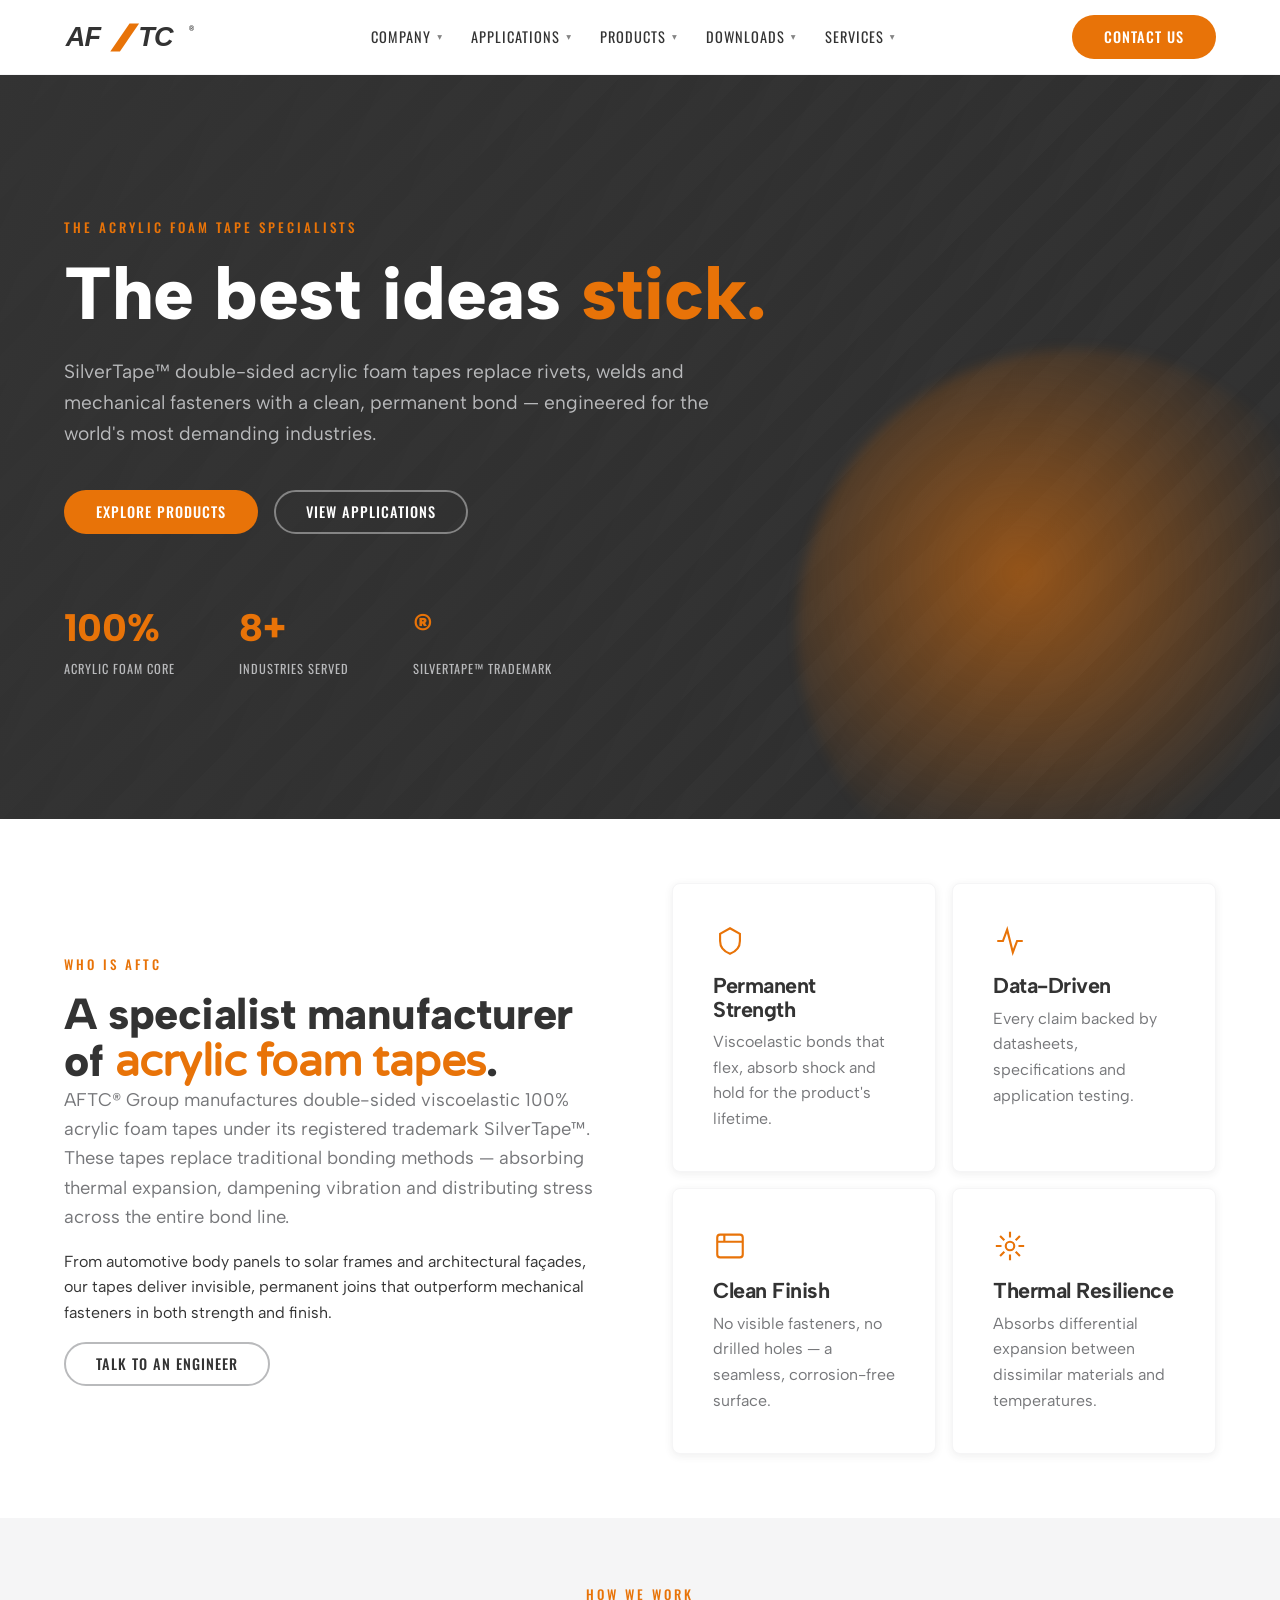
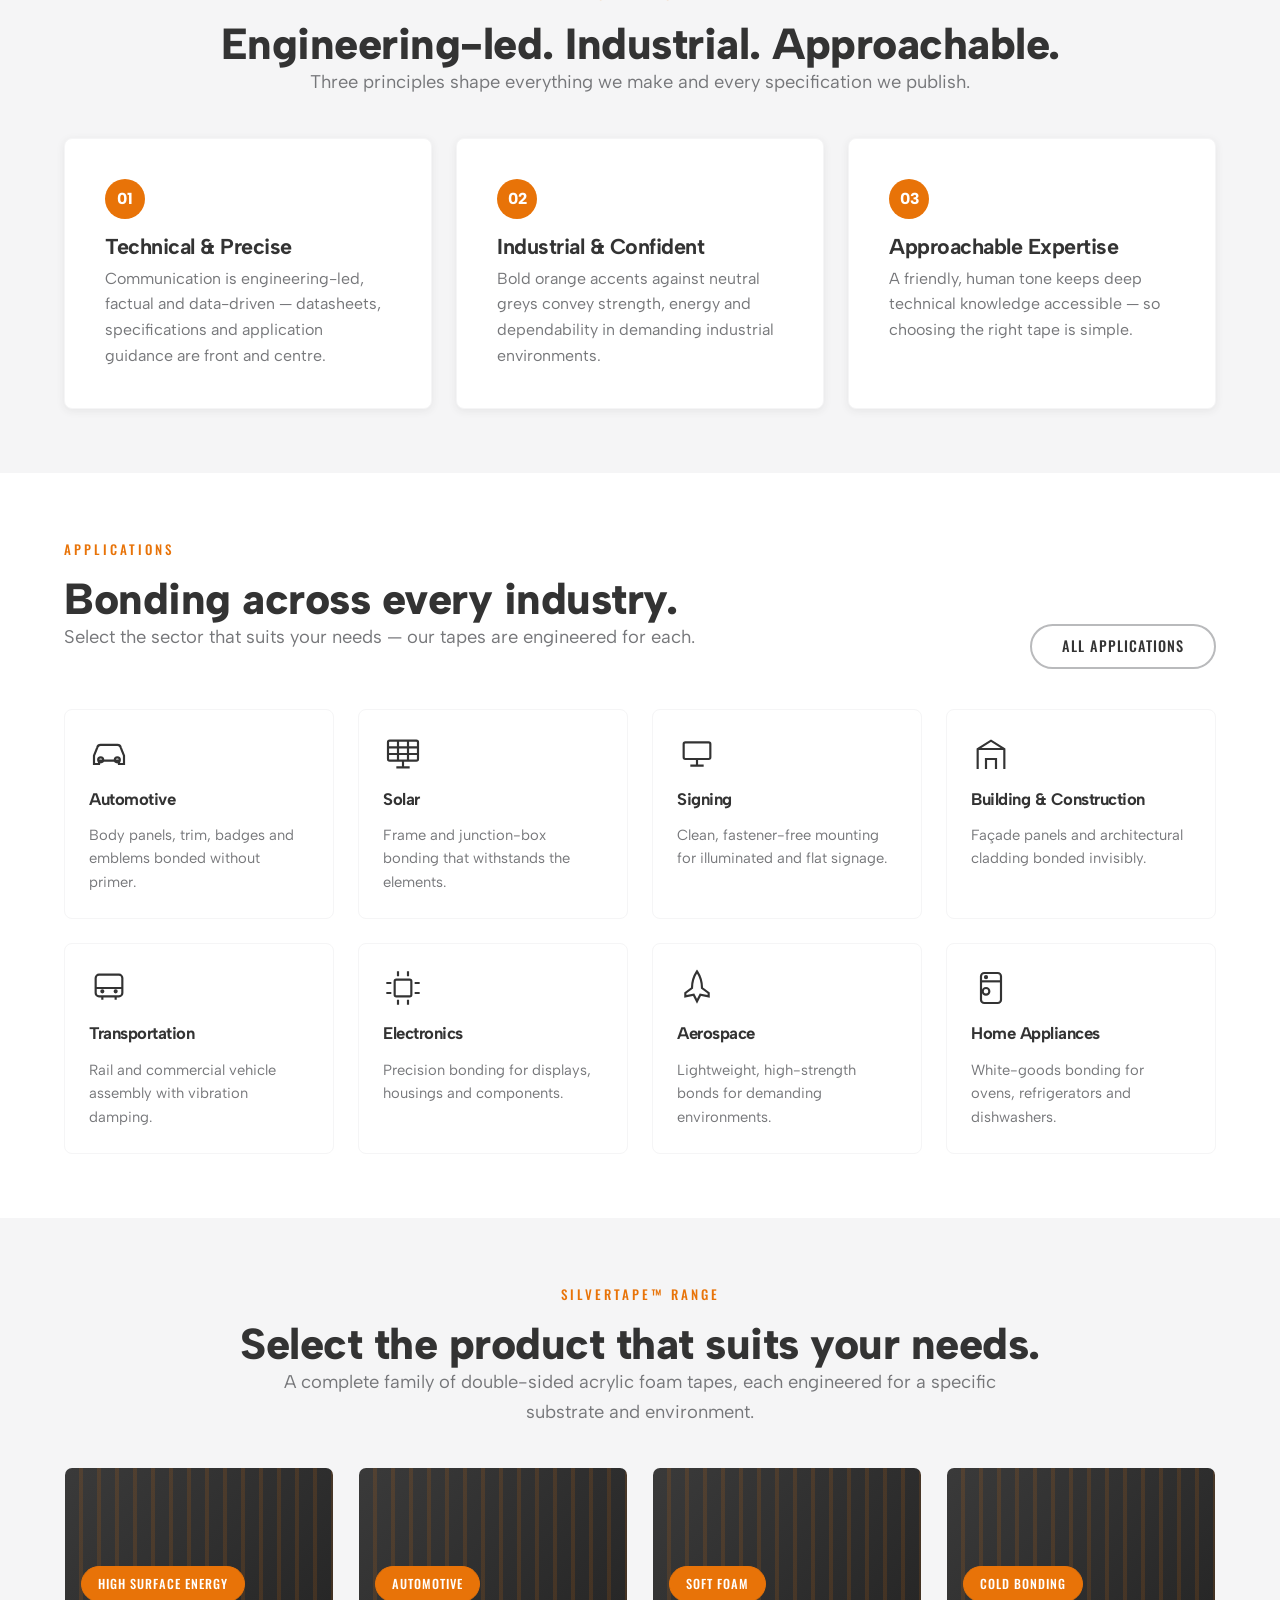
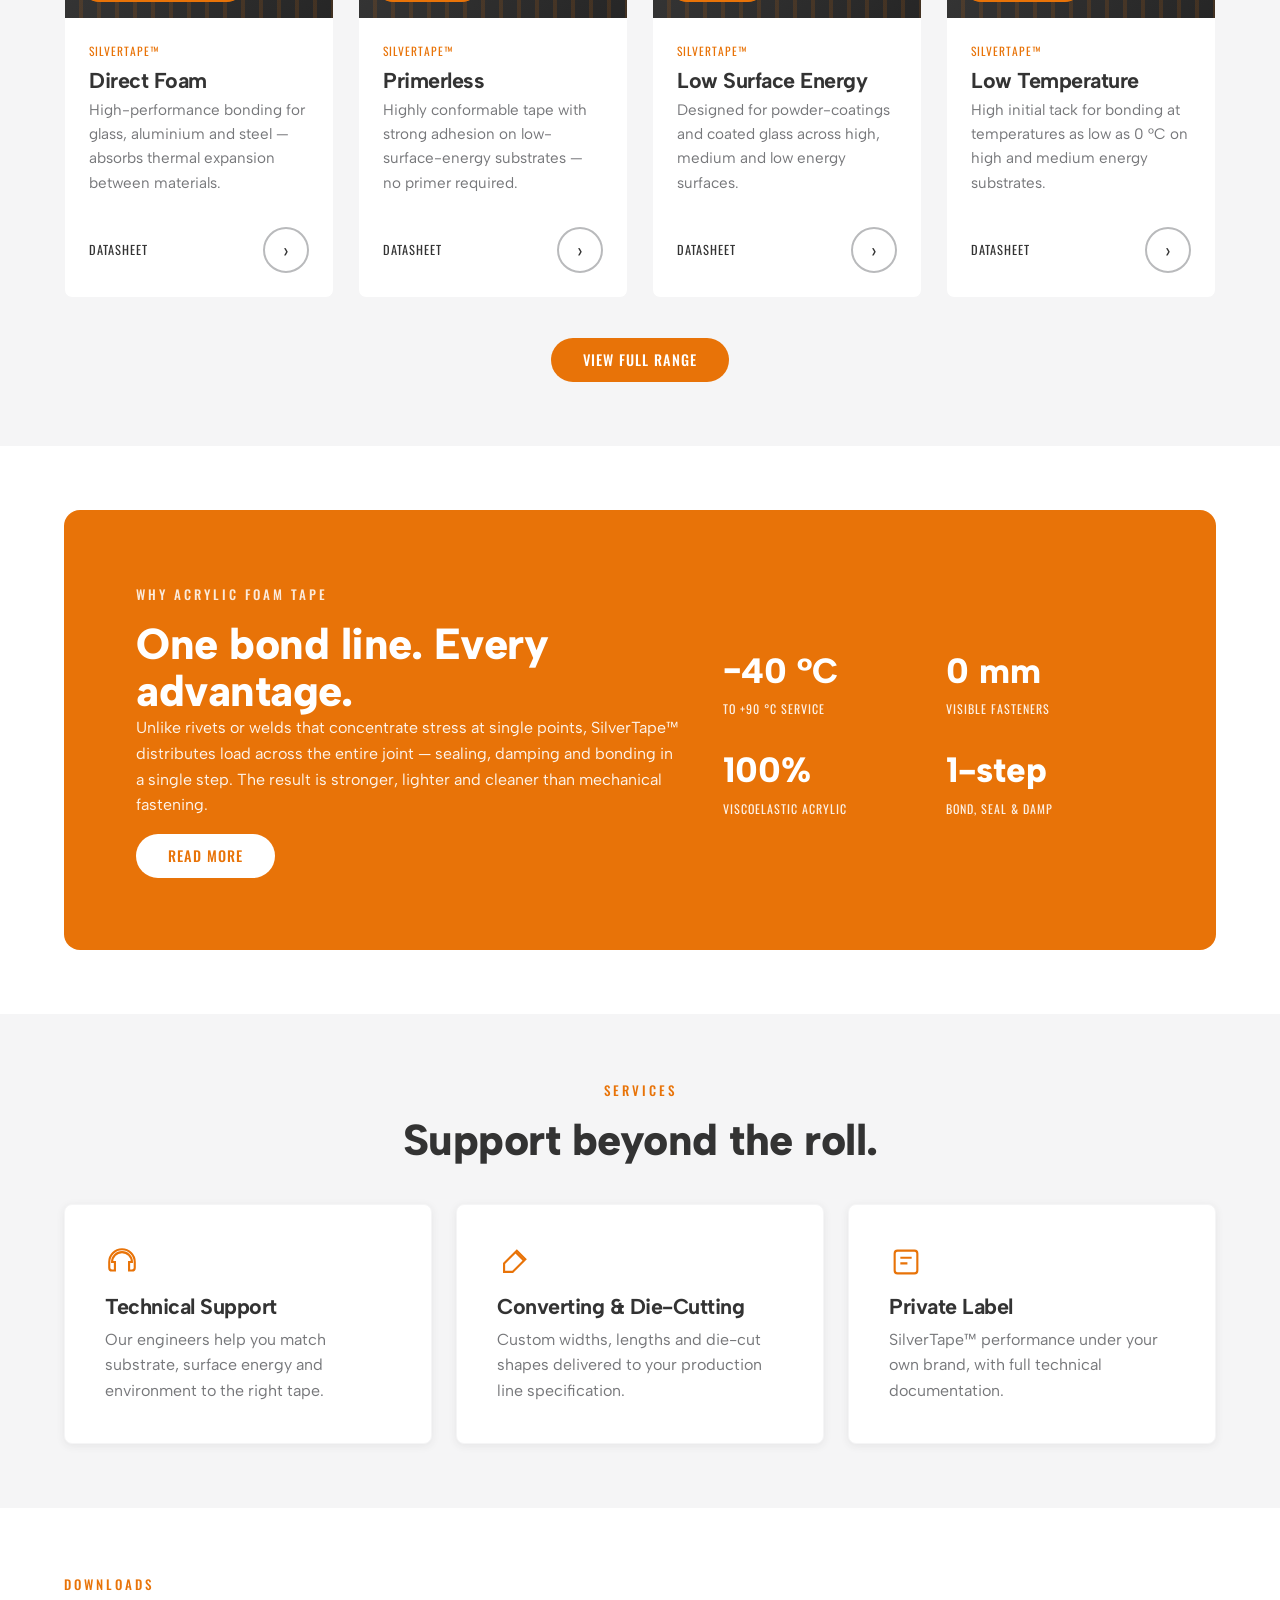
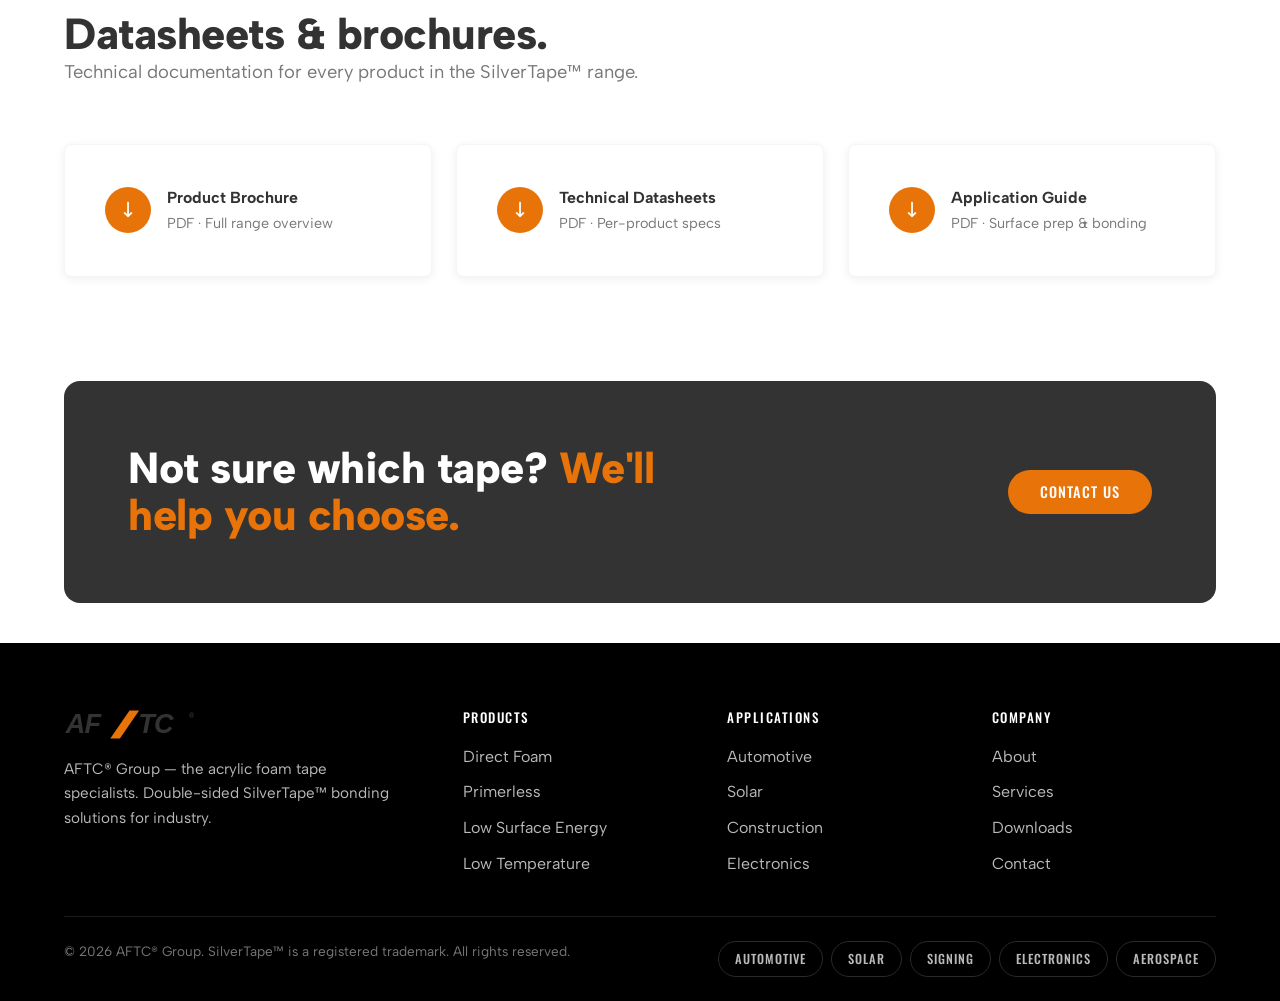
<file: index.html>
<!DOCTYPE html>
<html lang="en">
<head>
  <meta charset="UTF-8" />
  <meta name="viewport" content="width=device-width, initial-scale=1.0" />
  <title>AFTC® Group — The Acrylic Foam Tape Specialists</title>
  <meta name="description" content="AFTC® Group manufactures SilverTape™ double-sided acrylic foam tapes (AFT) — high-performance bonding solutions for automotive, solar, signing, construction, transportation, electronics and aerospace." />
  <link rel="icon" href="assets/img/logo.svg" />
  <link rel="stylesheet" href="assets/css/style.css" />
</head>
<body>

  <!-- ============ HEADER ============ -->
  <header class="site-header">
    <div class="container">
      <nav class="nav" data-open="false" aria-label="Primary">
        <a class="nav__logo" href="index.html" aria-label="AFTC home">
          <img src="assets/img/logo.svg" alt="AFTC" />
        </a>

        <ul class="nav__menu">
          <li>
            <span class="nav__link" tabindex="0">Company <span class="caret">▾</span></span>
            <div class="dropdown">
              <a href="index.html#about">About AFTC</a>
              <a href="index.html#principles">Brand Principles</a>
              <a href="index.html#quality">Quality &amp; R&amp;D</a>
              <a href="contact.html">Careers &amp; Contact</a>
            </div>
          </li>
          <li>
            <span class="nav__link" tabindex="0">Applications <span class="caret">▾</span></span>
            <div class="dropdown">
              <a href="applications.html#automotive">Automotive</a>
              <a href="applications.html#solar">Solar</a>
              <a href="applications.html#signing">Signing</a>
              <a href="applications.html#construction">Building &amp; Construction</a>
              <a href="applications.html#electronics">Electronics</a>
              <a href="applications.html">All applications</a>
            </div>
          </li>
          <li>
            <span class="nav__link" tabindex="0">Products <span class="caret">▾</span></span>
            <div class="dropdown">
              <a href="products.html#direct-foam">SilverTape™ Direct Foam</a>
              <a href="products.html#primerless">SilverTape™ Primerless</a>
              <a href="products.html#lse">SilverTape™ Low Surface Energy</a>
              <a href="products.html#low-temp">SilverTape™ Low Temperature</a>
              <a href="products.html">All products</a>
            </div>
          </li>
          <li>
            <span class="nav__link" tabindex="0">Downloads <span class="caret">▾</span></span>
            <div class="dropdown">
              <a href="index.html#downloads">Brochures</a>
              <a href="index.html#downloads">Technical Datasheets</a>
              <a href="index.html#downloads">Application Guides</a>
            </div>
          </li>
          <li>
            <span class="nav__link" tabindex="0">Services <span class="caret">▾</span></span>
            <div class="dropdown">
              <a href="index.html#services">Technical Support</a>
              <a href="index.html#services">Converting &amp; Die-Cutting</a>
              <a href="index.html#services">Private Label</a>
            </div>
          </li>
        </ul>

        <div class="nav__cta">
          <a class="btn btn--primary" href="contact.html">Contact Us</a>
          <button class="nav-toggle" aria-label="Menu" aria-expanded="false"><span></span><span></span><span></span></button>
        </div>
      </nav>
    </div>
  </header>

  <!-- ============ HERO ============ -->
  <section class="hero">
    <div class="hero__bg"></div>
    <div class="container">
      <div class="hero__inner">
        <span class="eyebrow">The Acrylic Foam Tape Specialists</span>
        <h1 class="display">The best ideas <span class="accent-orange">stick.</span></h1>
        <p class="hero__sub">SilverTape™ double-sided acrylic foam tapes replace rivets, welds and mechanical fasteners with a clean, permanent bond — engineered for the world's most demanding industries.</p>
        <div class="hero__actions">
          <a class="btn btn--primary" href="products.html">Explore Products</a>
          <a class="btn btn--on-dark" href="applications.html">View Applications</a>
        </div>
        <div class="hero__stats">
          <div class="hero__stat"><div class="num">100%</div><div class="lbl">Acrylic Foam Core</div></div>
          <div class="hero__stat"><div class="num">8+</div><div class="lbl">Industries Served</div></div>
          <div class="hero__stat"><div class="num">®</div><div class="lbl">SilverTape™ Trademark</div></div>
        </div>
      </div>
    </div>
  </section>

  <!-- ============ ABOUT ============ -->
  <section class="section" id="about">
    <div class="container grid grid--2" style="align-items:center; gap:var(--s-5);">
      <div class="reveal">
        <span class="eyebrow">Who is AFTC</span>
        <h2>A specialist manufacturer of <span class="accent" style="color:var(--orange)">acrylic foam tapes</span>.</h2>
        <p class="lead">AFTC® Group manufactures double-sided viscoelastic 100% acrylic foam tapes under its registered trademark SilverTape™. These tapes replace traditional bonding methods — absorbing thermal expansion, dampening vibration and distributing stress across the entire bond line.</p>
        <p>From automotive body panels to solar frames and architectural façades, our tapes deliver invisible, permanent joins that outperform mechanical fasteners in both strength and finish.</p>
        <a class="btn btn--ghost" href="contact.html">Talk to an Engineer</a>
      </div>
      <div class="reveal grid grid--2" style="gap:var(--s-2);">
        <div class="card">
          <div class="icon">
            <svg width="34" height="34" viewBox="0 0 24 24" fill="none" stroke="currentColor" stroke-width="1.5"><path d="M12 3l7 4v5c0 4.5-3 7.5-7 9-4-1.5-7-4.5-7-9V7l7-4z"/></svg>
          </div>
          <h3>Permanent Strength</h3>
          <p>Viscoelastic bonds that flex, absorb shock and hold for the product's lifetime.</p>
        </div>
        <div class="card">
          <div class="icon">
            <svg width="34" height="34" viewBox="0 0 24 24" fill="none" stroke="currentColor" stroke-width="1.5"><path d="M3 12h4l3-8 4 16 3-8h4"/></svg>
          </div>
          <h3>Data-Driven</h3>
          <p>Every claim backed by datasheets, specifications and application testing.</p>
        </div>
        <div class="card">
          <div class="icon">
            <svg width="34" height="34" viewBox="0 0 24 24" fill="none" stroke="currentColor" stroke-width="1.5"><rect x="3" y="4" width="18" height="16" rx="2"/><path d="M3 9h18M8 4v5"/></svg>
          </div>
          <h3>Clean Finish</h3>
          <p>No visible fasteners, no drilled holes — a seamless, corrosion-free surface.</p>
        </div>
        <div class="card">
          <div class="icon">
            <svg width="34" height="34" viewBox="0 0 24 24" fill="none" stroke="currentColor" stroke-width="1.5"><path d="M12 2v4M12 18v4M2 12h4M18 12h4M5 5l3 3M16 16l3 3M19 5l-3 3M8 16l-3 3"/><circle cx="12" cy="12" r="3"/></svg>
          </div>
          <h3>Thermal Resilience</h3>
          <p>Absorbs differential expansion between dissimilar materials and temperatures.</p>
        </div>
      </div>
    </div>
  </section>

  <!-- ============ BRAND PRINCIPLES ============ -->
  <section class="section section--off" id="principles">
    <div class="container">
      <div class="center reveal" style="margin-bottom:var(--s-4);">
        <span class="eyebrow">How we work</span>
        <h2>Engineering-led. Industrial. Approachable.</h2>
        <p class="lead">Three principles shape everything we make and every specification we publish.</p>
      </div>
      <div class="grid grid--3">
        <div class="card reveal">
          <div class="card__num">01</div>
          <h3>Technical &amp; Precise</h3>
          <p>Communication is engineering-led, factual and data-driven — datasheets, specifications and application guidance are front and centre.</p>
        </div>
        <div class="card reveal">
          <div class="card__num">02</div>
          <h3>Industrial &amp; Confident</h3>
          <p>Bold orange accents against neutral greys convey strength, energy and dependability in demanding industrial environments.</p>
        </div>
        <div class="card reveal">
          <div class="card__num">03</div>
          <h3>Approachable Expertise</h3>
          <p>A friendly, human tone keeps deep technical knowledge accessible — so choosing the right tape is simple.</p>
        </div>
      </div>
    </div>
  </section>

  <!-- ============ APPLICATIONS / SECTORS ============ -->
  <section class="section" id="applications">
    <div class="container">
      <div class="reveal" style="display:flex; justify-content:space-between; align-items:flex-end; flex-wrap:wrap; gap:var(--s-3); margin-bottom:var(--s-4);">
        <div>
          <span class="eyebrow">Applications</span>
          <h2>Bonding across every industry.</h2>
          <p class="lead">Select the sector that suits your needs — our tapes are engineered for each.</p>
        </div>
        <a class="btn btn--ghost" href="applications.html">All Applications</a>
      </div>

      <div class="grid grid--4">
        <a class="sector reveal" href="applications.html#automotive" id="automotive">
          <span class="icon">
            <svg width="40" height="40" viewBox="0 0 24 24" fill="none" stroke="currentColor" stroke-width="1.3"><path d="M3 13l2-5a2 2 0 012-1.5h10A2 2 0 0119 8l2 5v5h-3v-2H6v2H3z"/><circle cx="7" cy="15.5" r="1.5"/><circle cx="17" cy="15.5" r="1.5"/></svg>
          </span>
          <h4>Automotive</h4>
          <p>Body panels, trim, badges and emblems bonded without primer.</p>
        </a>
        <a class="sector reveal" href="applications.html#solar" id="solar">
          <span class="icon">
            <svg width="40" height="40" viewBox="0 0 24 24" fill="none" stroke="currentColor" stroke-width="1.3"><rect x="3" y="4" width="18" height="12" rx="1"/><path d="M3 8h18M3 12h18M9 4v12M15 4v12M8 20h8M12 16v4"/></svg>
          </span>
          <h4>Solar</h4>
          <p>Frame and junction-box bonding that withstands the elements.</p>
        </a>
        <a class="sector reveal" href="applications.html#signing" id="signing">
          <span class="icon">
            <svg width="40" height="40" viewBox="0 0 24 24" fill="none" stroke="currentColor" stroke-width="1.3"><rect x="4" y="5" width="16" height="10" rx="1"/><path d="M12 15v4M8 19h8"/></svg>
          </span>
          <h4>Signing</h4>
          <p>Clean, fastener-free mounting for illuminated and flat signage.</p>
        </a>
        <a class="sector reveal" href="applications.html#construction" id="construction">
          <span class="icon">
            <svg width="40" height="40" viewBox="0 0 24 24" fill="none" stroke="currentColor" stroke-width="1.3"><path d="M4 21V9l8-5 8 5v12"/><path d="M9 21v-6h6v6M4 9h16"/></svg>
          </span>
          <h4>Building &amp; Construction</h4>
          <p>Façade panels and architectural cladding bonded invisibly.</p>
        </a>
        <a class="sector reveal" href="applications.html#transportation" id="transportation">
          <span class="icon">
            <svg width="40" height="40" viewBox="0 0 24 24" fill="none" stroke="currentColor" stroke-width="1.3"><rect x="4" y="4" width="16" height="13" rx="2"/><path d="M4 12h16M8 17v2M16 17v2"/><circle cx="8" cy="14" r="0.6"/><circle cx="16" cy="14" r="0.6"/></svg>
          </span>
          <h4>Transportation</h4>
          <p>Rail and commercial vehicle assembly with vibration damping.</p>
        </a>
        <a class="sector reveal" href="applications.html#electronics" id="electronics">
          <span class="icon">
            <svg width="40" height="40" viewBox="0 0 24 24" fill="none" stroke="currentColor" stroke-width="1.3"><rect x="7" y="7" width="10" height="10" rx="1"/><path d="M9 2v3M15 2v3M9 19v3M15 19v3M2 9h3M2 15h3M19 9h3M19 15h3"/></svg>
          </span>
          <h4>Electronics</h4>
          <p>Precision bonding for displays, housings and components.</p>
        </a>
        <a class="sector reveal" href="applications.html#aerospace" id="aerospace">
          <span class="icon">
            <svg width="40" height="40" viewBox="0 0 24 24" fill="none" stroke="currentColor" stroke-width="1.3"><path d="M12 2c2 3 3 6 3 10l4 3v2l-5-1-2 4-2-4-5 1v-2l4-3c0-4 1-7 3-10z"/></svg>
          </span>
          <h4>Aerospace</h4>
          <p>Lightweight, high-strength bonds for demanding environments.</p>
        </a>
        <a class="sector reveal" href="applications.html#appliances" id="appliances">
          <span class="icon">
            <svg width="40" height="40" viewBox="0 0 24 24" fill="none" stroke="currentColor" stroke-width="1.3"><rect x="6" y="3" width="12" height="18" rx="2"/><path d="M6 8h12"/><circle cx="9" cy="5.5" r="0.6"/><circle cx="9" cy="14" r="2"/></svg>
          </span>
          <h4>Home Appliances</h4>
          <p>White-goods bonding for ovens, refrigerators and dishwashers.</p>
        </a>
      </div>
    </div>
  </section>

  <!-- ============ PRODUCTS ============ -->
  <section class="section section--off" id="products">
    <div class="container">
      <div class="center reveal" style="margin-bottom:var(--s-4);">
        <span class="eyebrow">SilverTape™ Range</span>
        <h2>Select the product that suits your needs.</h2>
        <p class="lead">A complete family of double-sided acrylic foam tapes, each engineered for a specific substrate and environment.</p>
      </div>
      <div class="grid grid--4">
        <article class="product reveal" id="direct-foam">
          <div class="product__media"><span class="pill pill--orange">High Surface Energy</span></div>
          <div class="product__body">
            <div class="sub">SilverTape™</div>
            <h3>Direct Foam</h3>
            <p>High-performance bonding for glass, aluminium and steel — absorbs thermal expansion between materials.</p>
            <div class="product__foot"><span class="link">Datasheet</span><span class="icon-btn icon-btn--ghost">›</span></div>
          </div>
        </article>
        <article class="product reveal" id="primerless">
          <div class="product__media"><span class="pill pill--orange">Automotive</span></div>
          <div class="product__body">
            <div class="sub">SilverTape™</div>
            <h3>Primerless</h3>
            <p>Highly conformable tape with strong adhesion on low-surface-energy substrates — no primer required.</p>
            <div class="product__foot"><span class="link">Datasheet</span><span class="icon-btn icon-btn--ghost">›</span></div>
          </div>
        </article>
        <article class="product reveal" id="lse">
          <div class="product__media"><span class="pill pill--orange">Soft Foam</span></div>
          <div class="product__body">
            <div class="sub">SilverTape™</div>
            <h3>Low Surface Energy</h3>
            <p>Designed for powder-coatings and coated glass across high, medium and low energy surfaces.</p>
            <div class="product__foot"><span class="link">Datasheet</span><span class="icon-btn icon-btn--ghost">›</span></div>
          </div>
        </article>
        <article class="product reveal" id="low-temp">
          <div class="product__media"><span class="pill pill--orange">Cold Bonding</span></div>
          <div class="product__body">
            <div class="sub">SilverTape™</div>
            <h3>Low Temperature</h3>
            <p>High initial tack for bonding at temperatures as low as 0&nbsp;°C on high and medium energy substrates.</p>
            <div class="product__foot"><span class="link">Datasheet</span><span class="icon-btn icon-btn--ghost">›</span></div>
          </div>
        </article>
      </div>
      <div class="center" style="margin-top:var(--s-4);">
        <a class="btn btn--primary" href="products.html">View Full Range</a>
      </div>
    </div>
  </section>

  <!-- ============ ORANGE FEATURE PANEL ============ -->
  <section class="section" id="quality">
    <div class="container">
      <div class="feature-panel reveal">
        <div>
          <span class="eyebrow">Why acrylic foam tape</span>
          <h2>One bond line. Every advantage.</h2>
          <p>Unlike rivets or welds that concentrate stress at single points, SilverTape™ distributes load across the entire joint — sealing, damping and bonding in a single step. The result is stronger, lighter and cleaner than mechanical fastening.</p>
          <a class="btn btn--primary" href="products.html">Read More</a>
        </div>
        <div class="feature-panel__stats">
          <div><div class="num">−40&nbsp;°C</div><div class="lbl">to +90&nbsp;°C service</div></div>
          <div><div class="num">0&nbsp;mm</div><div class="lbl">visible fasteners</div></div>
          <div><div class="num">100%</div><div class="lbl">viscoelastic acrylic</div></div>
          <div><div class="num">1-step</div><div class="lbl">bond, seal &amp; damp</div></div>
        </div>
      </div>
    </div>
  </section>

  <!-- ============ SERVICES ============ -->
  <section class="section section--off" id="services">
    <div class="container">
      <div class="center reveal" style="margin-bottom:var(--s-4);">
        <span class="eyebrow">Services</span>
        <h2>Support beyond the roll.</h2>
      </div>
      <div class="grid grid--3">
        <div class="card reveal">
          <div class="icon"><svg width="34" height="34" viewBox="0 0 24 24" fill="none" stroke="currentColor" stroke-width="1.5"><path d="M12 3a9 9 0 00-9 9v4a2 2 0 002 2h2v-6H5v-0a7 7 0 0114 0v0h-2v6h2a2 2 0 002-2v-4a9 9 0 00-9-9z"/></svg></div>
          <h3>Technical Support</h3>
          <p>Our engineers help you match substrate, surface energy and environment to the right tape.</p>
        </div>
        <div class="card reveal">
          <div class="icon"><svg width="34" height="34" viewBox="0 0 24 24" fill="none" stroke="currentColor" stroke-width="1.5"><path d="M14 4l6 6-9 9H5v-6l9-9z"/><path d="M13 5l6 6"/></svg></div>
          <h3>Converting &amp; Die-Cutting</h3>
          <p>Custom widths, lengths and die-cut shapes delivered to your production line specification.</p>
        </div>
        <div class="card reveal">
          <div class="icon"><svg width="34" height="34" viewBox="0 0 24 24" fill="none" stroke="currentColor" stroke-width="1.5"><rect x="4" y="4" width="16" height="16" rx="2"/><path d="M8 9h8M8 13h5"/></svg></div>
          <h3>Private Label</h3>
          <p>SilverTape™ performance under your own brand, with full technical documentation.</p>
        </div>
      </div>
    </div>
  </section>

  <!-- ============ DOWNLOADS ============ -->
  <section class="section" id="downloads">
    <div class="container">
      <div class="reveal" style="display:flex; justify-content:space-between; align-items:flex-end; flex-wrap:wrap; gap:var(--s-3); margin-bottom:var(--s-4);">
        <div>
          <span class="eyebrow">Downloads</span>
          <h2>Datasheets &amp; brochures.</h2>
          <p class="lead">Technical documentation for every product in the SilverTape™ range.</p>
        </div>
      </div>
      <div class="grid grid--3">
        <a class="card reveal" href="#" style="display:flex; align-items:center; gap:var(--s-2);">
          <span class="icon-btn">↓</span>
          <div><b style="display:block">Product Brochure</b><span style="color:var(--steel); font-size:.9rem;">PDF · Full range overview</span></div>
        </a>
        <a class="card reveal" href="#" style="display:flex; align-items:center; gap:var(--s-2);">
          <span class="icon-btn">↓</span>
          <div><b style="display:block">Technical Datasheets</b><span style="color:var(--steel); font-size:.9rem;">PDF · Per-product specs</span></div>
        </a>
        <a class="card reveal" href="#" style="display:flex; align-items:center; gap:var(--s-2);">
          <span class="icon-btn">↓</span>
          <div><b style="display:block">Application Guide</b><span style="color:var(--steel); font-size:.9rem;">PDF · Surface prep &amp; bonding</span></div>
        </a>
      </div>
    </div>
  </section>

  <!-- ============ CTA ============ -->
  <section class="section section--tight">
    <div class="container">
      <div class="cta reveal">
        <h2>Not sure which tape? <span class="accent-orange">We'll help you choose.</span></h2>
        <a class="btn btn--primary" href="contact.html">Contact Us</a>
      </div>
    </div>
  </section>

  <!-- ============ FOOTER ============ -->
  <footer class="footer">
    <div class="container">
      <div class="footer__grid">
        <div class="footer__brand">
          <img src="assets/img/logo.svg" alt="AFTC" style="--logo-fill:#fff" />
          <p>AFTC® Group — the acrylic foam tape specialists. Double-sided SilverTape™ bonding solutions for industry.</p>
        </div>
        <div>
          <h5>Products</h5>
          <ul>
            <li><a href="products.html#direct-foam">Direct Foam</a></li>
            <li><a href="products.html#primerless">Primerless</a></li>
            <li><a href="products.html#lse">Low Surface Energy</a></li>
            <li><a href="products.html#low-temp">Low Temperature</a></li>
          </ul>
        </div>
        <div>
          <h5>Applications</h5>
          <ul>
            <li><a href="applications.html#automotive">Automotive</a></li>
            <li><a href="applications.html#solar">Solar</a></li>
            <li><a href="applications.html#construction">Construction</a></li>
            <li><a href="applications.html#electronics">Electronics</a></li>
          </ul>
        </div>
        <div>
          <h5>Company</h5>
          <ul>
            <li><a href="index.html#about">About</a></li>
            <li><a href="index.html#services">Services</a></li>
            <li><a href="index.html#downloads">Downloads</a></li>
            <li><a href="contact.html">Contact</a></li>
          </ul>
        </div>
      </div>
      <div class="footer__bottom">
        <span>© 2026 AFTC® Group. SilverTape™ is a registered trademark. All rights reserved.</span>
        <div class="pill-row">
          <span class="pill">Automotive</span>
          <span class="pill">Solar</span>
          <span class="pill">Signing</span>
          <span class="pill">Electronics</span>
          <span class="pill">Aerospace</span>
        </div>
      </div>
    </div>
  </footer>

  <script src="assets/js/main.js"></script>
</body>
</html>
</file>
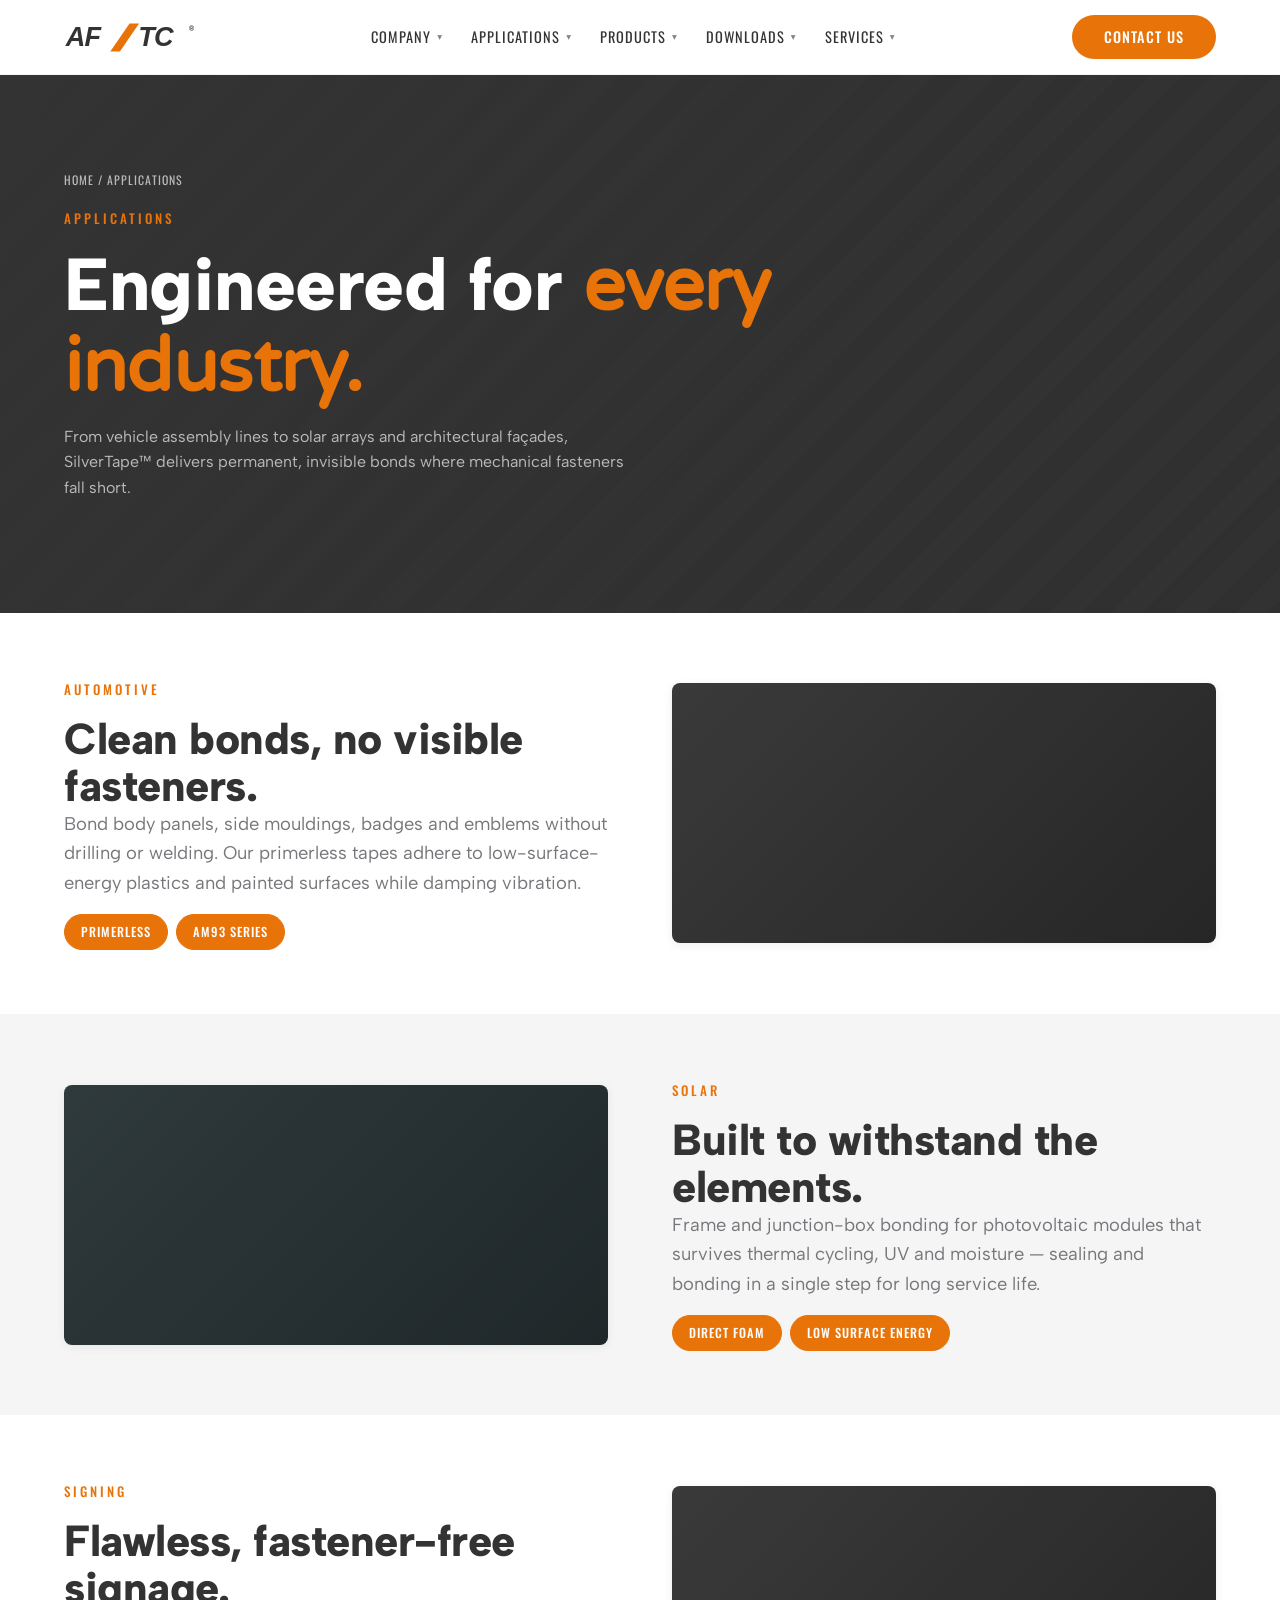
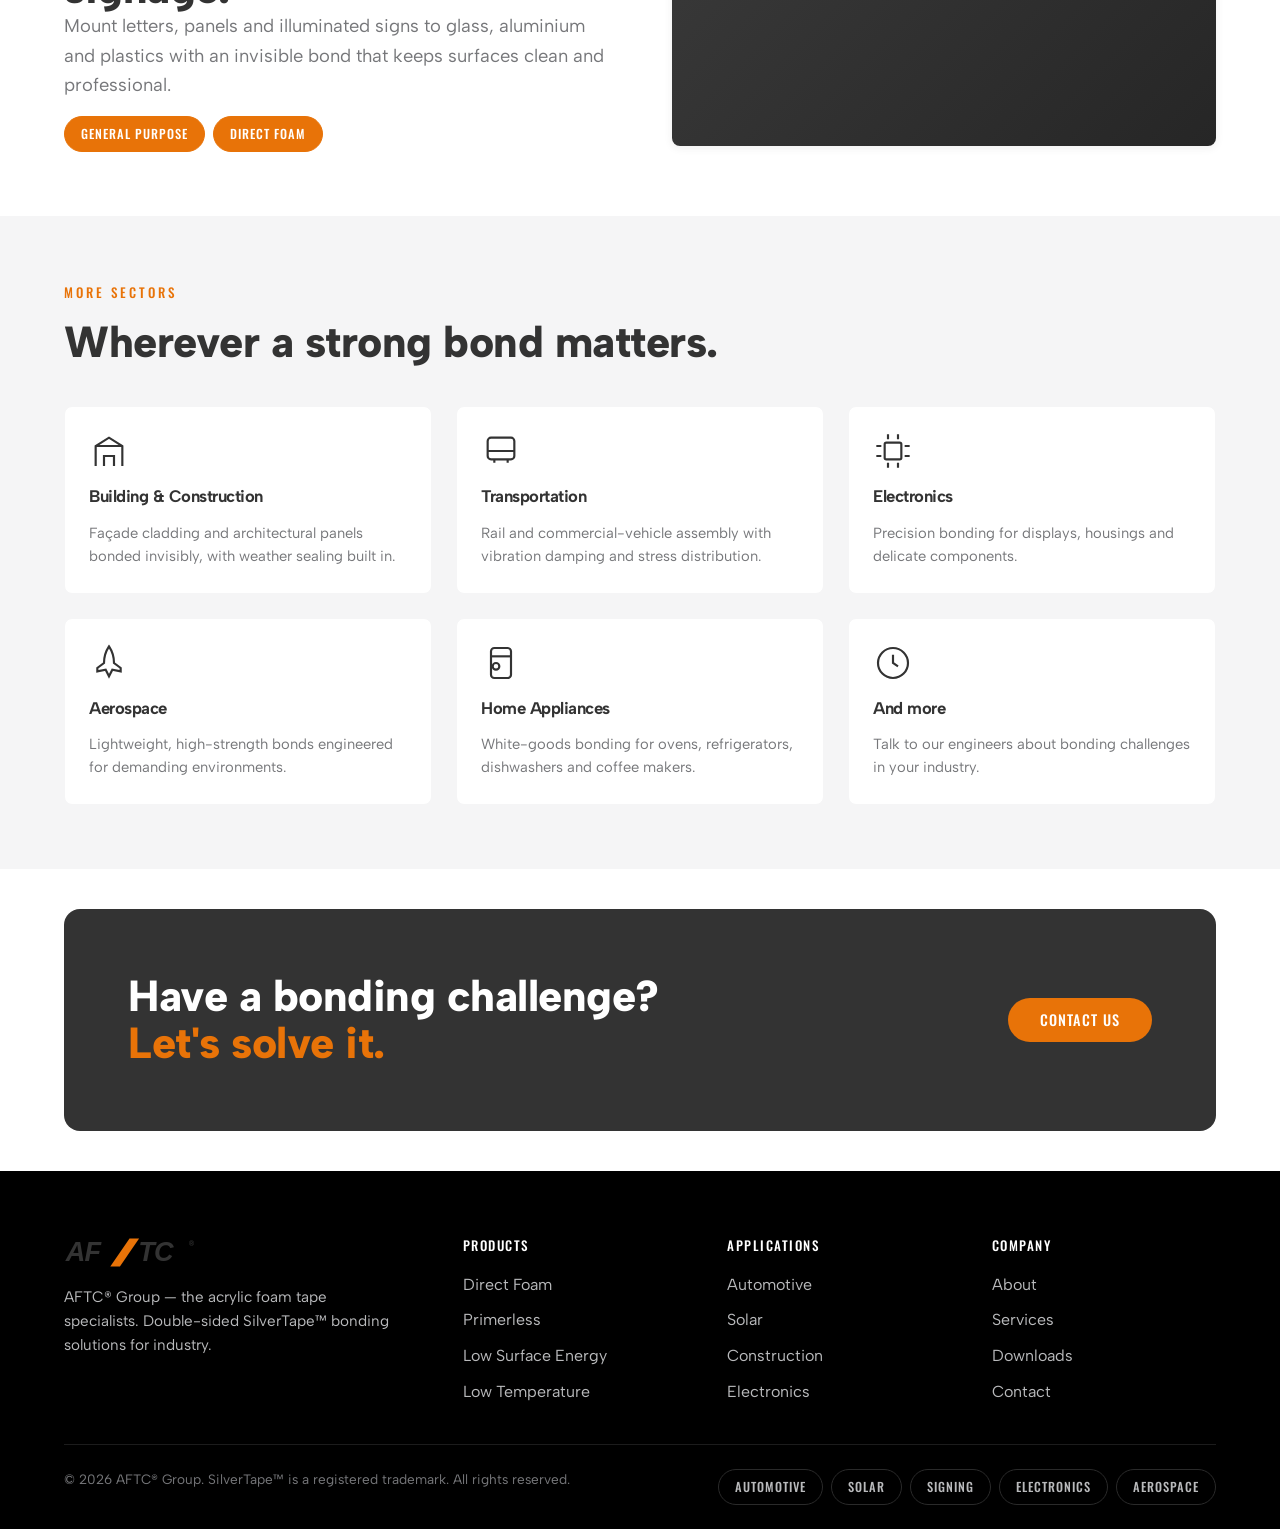
<file: applications.html>
<!DOCTYPE html>
<html lang="en">
<head>
  <meta charset="UTF-8" />
  <meta name="viewport" content="width=device-width, initial-scale=1.0" />
  <title>Applications — Acrylic Foam Tape by Industry | AFTC® Group</title>
  <meta name="description" content="SilverTape™ acrylic foam tapes serve automotive, solar, signing, building & construction, transportation, electronics, aerospace and home appliance industries." />
  <link rel="icon" href="assets/img/logo.svg" />
  <link rel="stylesheet" href="assets/css/style.css" />
</head>
<body>

  <!-- ============ HEADER ============ -->
  <header class="site-header">
    <div class="container">
      <nav class="nav" data-open="false" aria-label="Primary">
        <a class="nav__logo" href="index.html" aria-label="AFTC home"><img src="assets/img/logo.svg" alt="AFTC" /></a>
        <ul class="nav__menu">
          <li><span class="nav__link" tabindex="0">Company <span class="caret">▾</span></span>
            <div class="dropdown"><a href="index.html#about">About AFTC</a><a href="index.html#principles">Brand Principles</a><a href="index.html#quality">Quality &amp; R&amp;D</a><a href="contact.html">Careers &amp; Contact</a></div></li>
          <li><span class="nav__link" tabindex="0">Applications <span class="caret">▾</span></span>
            <div class="dropdown"><a href="applications.html#automotive">Automotive</a><a href="applications.html#solar">Solar</a><a href="applications.html#signing">Signing</a><a href="applications.html#construction">Building &amp; Construction</a><a href="applications.html">All applications</a></div></li>
          <li><span class="nav__link" tabindex="0">Products <span class="caret">▾</span></span>
            <div class="dropdown"><a href="products.html#direct-foam">SilverTape™ Direct Foam</a><a href="products.html#primerless">SilverTape™ Primerless</a><a href="products.html#lse">SilverTape™ Low Surface Energy</a><a href="products.html#low-temp">SilverTape™ Low Temperature</a><a href="products.html">All products</a></div></li>
          <li><span class="nav__link" tabindex="0">Downloads <span class="caret">▾</span></span>
            <div class="dropdown"><a href="index.html#downloads">Brochures</a><a href="index.html#downloads">Technical Datasheets</a><a href="index.html#downloads">Application Guides</a></div></li>
          <li><span class="nav__link" tabindex="0">Services <span class="caret">▾</span></span>
            <div class="dropdown"><a href="index.html#services">Technical Support</a><a href="index.html#services">Converting &amp; Die-Cutting</a><a href="index.html#services">Private Label</a></div></li>
        </ul>
        <div class="nav__cta">
          <a class="btn btn--primary" href="contact.html">Contact Us</a>
          <button class="nav-toggle" aria-label="Menu" aria-expanded="false"><span></span><span></span><span></span></button>
        </div>
      </nav>
    </div>
  </header>

  <!-- ============ PAGE HEAD ============ -->
  <section class="page-head">
    <div class="page-head__bg"></div>
    <div class="container">
      <div class="page-head__inner">
        <div class="breadcrumb"><a href="index.html">Home</a> / Applications</div>
        <span class="eyebrow">Applications</span>
        <h1 class="display">Engineered for <span class="accent" style="color:var(--orange)">every industry.</span></h1>
        <p>From vehicle assembly lines to solar arrays and architectural façades, SilverTape™ delivers permanent, invisible bonds where mechanical fasteners fall short.</p>
      </div>
    </div>
  </section>

  <!-- ============ SECTOR SECTIONS ============ -->
  <section class="section">
    <div class="container grid grid--2" style="gap:var(--s-5); align-items:center;" id="automotive">
      <div class="reveal">
        <span class="eyebrow">Automotive</span>
        <h2>Clean bonds, no visible fasteners.</h2>
        <p class="lead">Bond body panels, side mouldings, badges and emblems without drilling or welding. Our primerless tapes adhere to low-surface-energy plastics and painted surfaces while damping vibration.</p>
        <div class="pill-row"><span class="pill pill--orange">Primerless</span><span class="pill pill--orange">AM93 Series</span></div>
      </div>
      <div class="card reveal" style="background:linear-gradient(135deg,#3a3a3a,#262626); min-height:260px; border:none;"></div>
    </div>
  </section>

  <section class="section section--off">
    <div class="container grid grid--2" style="gap:var(--s-5); align-items:center;" id="solar">
      <div class="card reveal" style="order:0; background:linear-gradient(135deg,#2f3a3d,#1f2729); min-height:260px; border:none;"></div>
      <div class="reveal">
        <span class="eyebrow">Solar</span>
        <h2>Built to withstand the elements.</h2>
        <p class="lead">Frame and junction-box bonding for photovoltaic modules that survives thermal cycling, UV and moisture — sealing and bonding in a single step for long service life.</p>
        <div class="pill-row"><span class="pill pill--orange">Direct Foam</span><span class="pill pill--orange">Low Surface Energy</span></div>
      </div>
    </div>
  </section>

  <section class="section">
    <div class="container grid grid--2" style="gap:var(--s-5); align-items:center;" id="signing">
      <div class="reveal">
        <span class="eyebrow">Signing</span>
        <h2>Flawless, fastener-free signage.</h2>
        <p class="lead">Mount letters, panels and illuminated signs to glass, aluminium and plastics with an invisible bond that keeps surfaces clean and professional.</p>
        <div class="pill-row"><span class="pill pill--orange">General Purpose</span><span class="pill pill--orange">Direct Foam</span></div>
      </div>
      <div class="card reveal" style="background:linear-gradient(135deg,#3a3a3a,#262626); min-height:260px; border:none;"></div>
    </div>
  </section>

  <!-- ============ SECTOR GRID (remaining) ============ -->
  <section class="section section--off">
    <div class="container">
      <div class="reveal" style="margin-bottom:var(--s-4);">
        <span class="eyebrow">More sectors</span>
        <h2>Wherever a strong bond matters.</h2>
      </div>
      <div class="grid grid--3">
        <div class="sector reveal" id="construction">
          <span class="icon"><svg width="40" height="40" viewBox="0 0 24 24" fill="none" stroke="currentColor" stroke-width="1.3"><path d="M4 21V9l8-5 8 5v12"/><path d="M9 21v-6h6v6M4 9h16"/></svg></span>
          <h4>Building &amp; Construction</h4>
          <p>Façade cladding and architectural panels bonded invisibly, with weather sealing built in.</p>
        </div>
        <div class="sector reveal" id="transportation">
          <span class="icon"><svg width="40" height="40" viewBox="0 0 24 24" fill="none" stroke="currentColor" stroke-width="1.3"><rect x="4" y="4" width="16" height="13" rx="2"/><path d="M4 12h16M8 17v2M16 17v2"/></svg></span>
          <h4>Transportation</h4>
          <p>Rail and commercial-vehicle assembly with vibration damping and stress distribution.</p>
        </div>
        <div class="sector reveal" id="electronics">
          <span class="icon"><svg width="40" height="40" viewBox="0 0 24 24" fill="none" stroke="currentColor" stroke-width="1.3"><rect x="7" y="7" width="10" height="10" rx="1"/><path d="M9 2v3M15 2v3M9 19v3M15 19v3M2 9h3M2 15h3M19 9h3M19 15h3"/></svg></span>
          <h4>Electronics</h4>
          <p>Precision bonding for displays, housings and delicate components.</p>
        </div>
        <div class="sector reveal" id="aerospace">
          <span class="icon"><svg width="40" height="40" viewBox="0 0 24 24" fill="none" stroke="currentColor" stroke-width="1.3"><path d="M12 2c2 3 3 6 3 10l4 3v2l-5-1-2 4-2-4-5 1v-2l4-3c0-4 1-7 3-10z"/></svg></span>
          <h4>Aerospace</h4>
          <p>Lightweight, high-strength bonds engineered for demanding environments.</p>
        </div>
        <div class="sector reveal" id="appliances">
          <span class="icon"><svg width="40" height="40" viewBox="0 0 24 24" fill="none" stroke="currentColor" stroke-width="1.3"><rect x="6" y="3" width="12" height="18" rx="2"/><path d="M6 8h12"/><circle cx="9" cy="14" r="2"/></svg></span>
          <h4>Home Appliances</h4>
          <p>White-goods bonding for ovens, refrigerators, dishwashers and coffee makers.</p>
        </div>
        <div class="sector reveal">
          <span class="icon"><svg width="40" height="40" viewBox="0 0 24 24" fill="none" stroke="currentColor" stroke-width="1.3"><circle cx="12" cy="12" r="9"/><path d="M12 7v5l3 2"/></svg></span>
          <h4>And more</h4>
          <p>Talk to our engineers about bonding challenges in your industry.</p>
        </div>
      </div>
    </div>
  </section>

  <!-- ============ CTA ============ -->
  <section class="section section--tight">
    <div class="container">
      <div class="cta reveal">
        <h2>Have a bonding challenge? <span class="accent-orange">Let's solve it.</span></h2>
        <a class="btn btn--primary" href="contact.html">Contact Us</a>
      </div>
    </div>
  </section>

  <!-- ============ FOOTER ============ -->
  <footer class="footer">
    <div class="container">
      <div class="footer__grid">
        <div class="footer__brand">
          <img src="assets/img/logo.svg" alt="AFTC" style="--logo-fill:#fff" />
          <p>AFTC® Group — the acrylic foam tape specialists. Double-sided SilverTape™ bonding solutions for industry.</p>
        </div>
        <div><h5>Products</h5><ul><li><a href="products.html#direct-foam">Direct Foam</a></li><li><a href="products.html#primerless">Primerless</a></li><li><a href="products.html#lse">Low Surface Energy</a></li><li><a href="products.html#low-temp">Low Temperature</a></li></ul></div>
        <div><h5>Applications</h5><ul><li><a href="applications.html#automotive">Automotive</a></li><li><a href="applications.html#solar">Solar</a></li><li><a href="applications.html#construction">Construction</a></li><li><a href="applications.html#electronics">Electronics</a></li></ul></div>
        <div><h5>Company</h5><ul><li><a href="index.html#about">About</a></li><li><a href="index.html#services">Services</a></li><li><a href="index.html#downloads">Downloads</a></li><li><a href="contact.html">Contact</a></li></ul></div>
      </div>
      <div class="footer__bottom">
        <span>© 2026 AFTC® Group. SilverTape™ is a registered trademark. All rights reserved.</span>
        <div class="pill-row"><span class="pill">Automotive</span><span class="pill">Solar</span><span class="pill">Signing</span><span class="pill">Electronics</span><span class="pill">Aerospace</span></div>
      </div>
    </div>
  </footer>

  <script src="assets/js/main.js"></script>
</body>
</html>
</file>
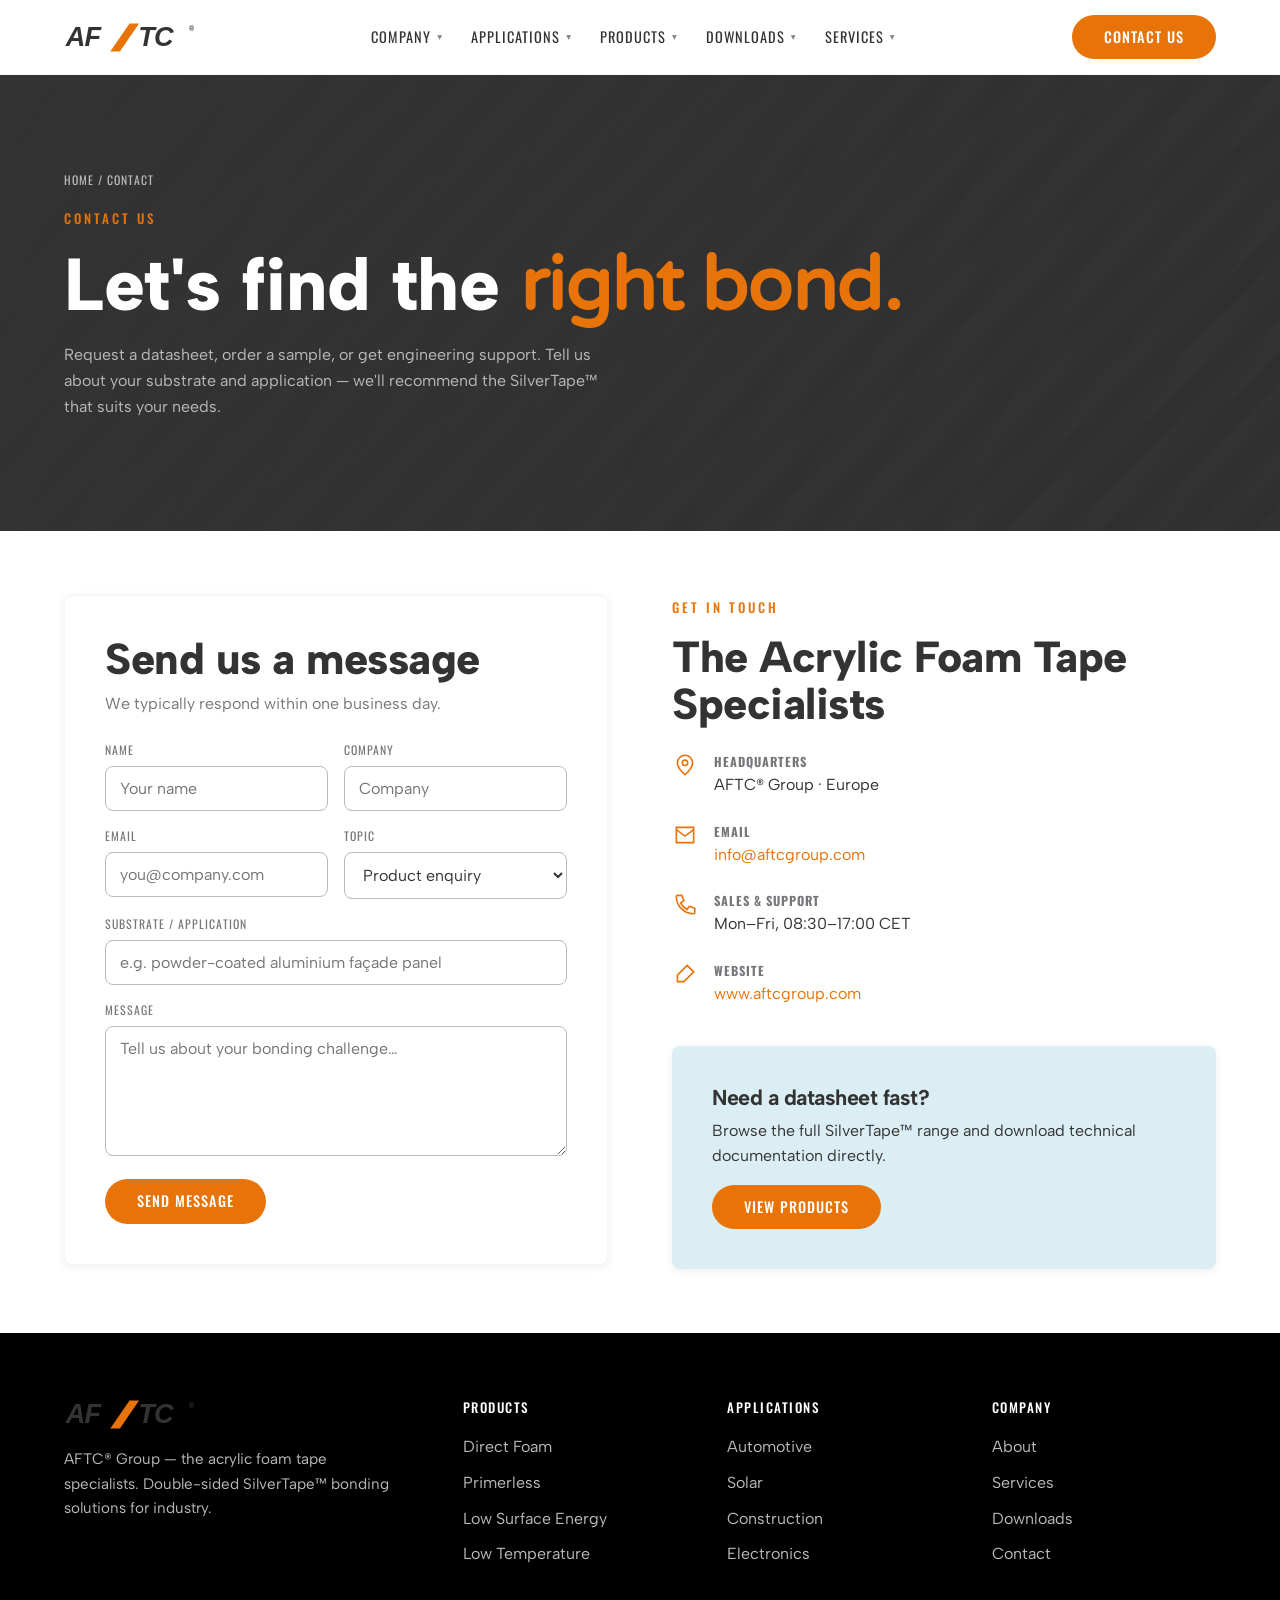
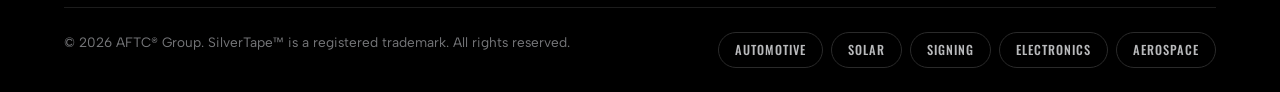
<file: contact.html>
<!DOCTYPE html>
<html lang="en">
<head>
  <meta charset="UTF-8" />
  <meta name="viewport" content="width=device-width, initial-scale=1.0" />
  <title>Contact — AFTC® Group</title>
  <meta name="description" content="Contact AFTC® Group — the acrylic foam tape specialists. Request datasheets, samples or technical support for SilverTape™ bonding solutions." />
  <link rel="icon" href="assets/img/logo.svg" />
  <link rel="stylesheet" href="assets/css/style.css" />
</head>
<body>

  <!-- ============ HEADER ============ -->
  <header class="site-header">
    <div class="container">
      <nav class="nav" data-open="false" aria-label="Primary">
        <a class="nav__logo" href="index.html" aria-label="AFTC home"><img src="assets/img/logo.svg" alt="AFTC" /></a>
        <ul class="nav__menu">
          <li><span class="nav__link" tabindex="0">Company <span class="caret">▾</span></span>
            <div class="dropdown"><a href="index.html#about">About AFTC</a><a href="index.html#principles">Brand Principles</a><a href="index.html#quality">Quality &amp; R&amp;D</a><a href="contact.html">Careers &amp; Contact</a></div></li>
          <li><span class="nav__link" tabindex="0">Applications <span class="caret">▾</span></span>
            <div class="dropdown"><a href="applications.html#automotive">Automotive</a><a href="applications.html#solar">Solar</a><a href="applications.html#signing">Signing</a><a href="applications.html#construction">Building &amp; Construction</a><a href="applications.html">All applications</a></div></li>
          <li><span class="nav__link" tabindex="0">Products <span class="caret">▾</span></span>
            <div class="dropdown"><a href="products.html#direct-foam">SilverTape™ Direct Foam</a><a href="products.html#primerless">SilverTape™ Primerless</a><a href="products.html#lse">SilverTape™ Low Surface Energy</a><a href="products.html#low-temp">SilverTape™ Low Temperature</a><a href="products.html">All products</a></div></li>
          <li><span class="nav__link" tabindex="0">Downloads <span class="caret">▾</span></span>
            <div class="dropdown"><a href="index.html#downloads">Brochures</a><a href="index.html#downloads">Technical Datasheets</a><a href="index.html#downloads">Application Guides</a></div></li>
          <li><span class="nav__link" tabindex="0">Services <span class="caret">▾</span></span>
            <div class="dropdown"><a href="index.html#services">Technical Support</a><a href="index.html#services">Converting &amp; Die-Cutting</a><a href="index.html#services">Private Label</a></div></li>
        </ul>
        <div class="nav__cta">
          <a class="btn btn--primary" href="contact.html">Contact Us</a>
          <button class="nav-toggle" aria-label="Menu" aria-expanded="false"><span></span><span></span><span></span></button>
        </div>
      </nav>
    </div>
  </header>

  <!-- ============ PAGE HEAD ============ -->
  <section class="page-head">
    <div class="page-head__bg"></div>
    <div class="container">
      <div class="page-head__inner">
        <div class="breadcrumb"><a href="index.html">Home</a> / Contact</div>
        <span class="eyebrow">Contact Us</span>
        <h1 class="display">Let's find the <span class="accent" style="color:var(--orange)">right bond.</span></h1>
        <p>Request a datasheet, order a sample, or get engineering support. Tell us about your substrate and application — we'll recommend the SilverTape™ that suits your needs.</p>
      </div>
    </div>
  </section>

  <!-- ============ CONTACT ============ -->
  <section class="section">
    <div class="container grid grid--2" style="gap:var(--s-5); align-items:start;">
      <!-- Form -->
      <div class="card reveal">
        <h2 style="margin-bottom:var(--s-1);">Send us a message</h2>
        <p style="color:var(--steel); margin-bottom:var(--s-3);">We typically respond within one business day.</p>
        <form class="form" id="contact-form" novalidate>
          <div class="row">
            <div class="field"><label for="name">Name</label><input id="name" name="name" type="text" required placeholder="Your name" /></div>
            <div class="field"><label for="company">Company</label><input id="company" name="company" type="text" placeholder="Company" /></div>
          </div>
          <div class="row">
            <div class="field"><label for="email">Email</label><input id="email" name="email" type="email" required placeholder="you@company.com" /></div>
            <div class="field"><label for="topic">Topic</label>
              <select id="topic" name="topic">
                <option>Product enquiry</option>
                <option>Request a sample</option>
                <option>Technical support</option>
                <option>Converting / die-cutting</option>
                <option>Private label</option>
              </select>
            </div>
          </div>
          <div class="field"><label for="substrate">Substrate / Application</label><input id="substrate" name="substrate" type="text" placeholder="e.g. powder-coated aluminium façade panel" /></div>
          <div class="field"><label for="message">Message</label><textarea id="message" name="message" placeholder="Tell us about your bonding challenge…"></textarea></div>
          <div><button class="btn btn--primary" type="submit">Send Message</button></div>
          <p class="form-note" hidden style="color:var(--orange); font-family:var(--font-label); text-transform:uppercase; letter-spacing:1px; font-size:.8rem; margin:0;">Thank you — your message has been noted. We'll be in touch shortly.</p>
        </form>
      </div>

      <!-- Info -->
      <div class="reveal">
        <span class="eyebrow">Get in touch</span>
        <h2 style="margin-bottom:var(--s-3);">The Acrylic Foam Tape Specialists</h2>
        <ul class="info-list">
          <li>
            <span class="icon"><svg width="26" height="26" viewBox="0 0 24 24" fill="none" stroke="currentColor" stroke-width="1.5"><path d="M12 21s-7-6-7-11a7 7 0 0114 0c0 5-7 11-7 11z"/><circle cx="12" cy="10" r="2.5"/></svg></span>
            <div><b>Headquarters</b>AFTC® Group · Europe</div>
          </li>
          <li>
            <span class="icon"><svg width="26" height="26" viewBox="0 0 24 24" fill="none" stroke="currentColor" stroke-width="1.5"><path d="M4 5h16v14H4z"/><path d="M4 7l8 6 8-6"/></svg></span>
            <div><b>Email</b><a href="mailto:info@aftcgroup.com" style="color:var(--orange)">info@aftcgroup.com</a></div>
          </li>
          <li>
            <span class="icon"><svg width="26" height="26" viewBox="0 0 24 24" fill="none" stroke="currentColor" stroke-width="1.5"><path d="M5 4h4l2 5-3 2a12 12 0 006 6l2-3 5 2v4a1 1 0 01-1 1A16 16 0 014 5a1 1 0 011-1z"/></svg></span>
            <div><b>Sales &amp; Support</b>Mon–Fri, 08:30–17:00 CET</div>
          </li>
          <li>
            <span class="icon"><svg width="26" height="26" viewBox="0 0 24 24" fill="none" stroke="currentColor" stroke-width="1.5"><path d="M14 4l6 6-9 9H5v-6l9-9z"/></svg></span>
            <div><b>Website</b><a href="https://www.aftcgroup.com" style="color:var(--orange)">www.aftcgroup.com</a></div>
          </li>
        </ul>

        <div class="card" style="margin-top:var(--s-4); background:var(--pale-blue); border:none;">
          <h3 style="margin-bottom:var(--s-1);">Need a datasheet fast?</h3>
          <p style="color:var(--charcoal); margin-bottom:var(--s-2);">Browse the full SilverTape™ range and download technical documentation directly.</p>
          <a class="btn btn--primary" href="products.html">View Products</a>
        </div>
      </div>
    </div>
  </section>

  <!-- ============ FOOTER ============ -->
  <footer class="footer">
    <div class="container">
      <div class="footer__grid">
        <div class="footer__brand">
          <img src="assets/img/logo.svg" alt="AFTC" style="--logo-fill:#fff" />
          <p>AFTC® Group — the acrylic foam tape specialists. Double-sided SilverTape™ bonding solutions for industry.</p>
        </div>
        <div><h5>Products</h5><ul><li><a href="products.html#direct-foam">Direct Foam</a></li><li><a href="products.html#primerless">Primerless</a></li><li><a href="products.html#lse">Low Surface Energy</a></li><li><a href="products.html#low-temp">Low Temperature</a></li></ul></div>
        <div><h5>Applications</h5><ul><li><a href="applications.html#automotive">Automotive</a></li><li><a href="applications.html#solar">Solar</a></li><li><a href="applications.html#construction">Construction</a></li><li><a href="applications.html#electronics">Electronics</a></li></ul></div>
        <div><h5>Company</h5><ul><li><a href="index.html#about">About</a></li><li><a href="index.html#services">Services</a></li><li><a href="index.html#downloads">Downloads</a></li><li><a href="contact.html">Contact</a></li></ul></div>
      </div>
      <div class="footer__bottom">
        <span>© 2026 AFTC® Group. SilverTape™ is a registered trademark. All rights reserved.</span>
        <div class="pill-row"><span class="pill">Automotive</span><span class="pill">Solar</span><span class="pill">Signing</span><span class="pill">Electronics</span><span class="pill">Aerospace</span></div>
      </div>
    </div>
  </footer>

  <script src="assets/js/main.js"></script>
</body>
</html>
</file>
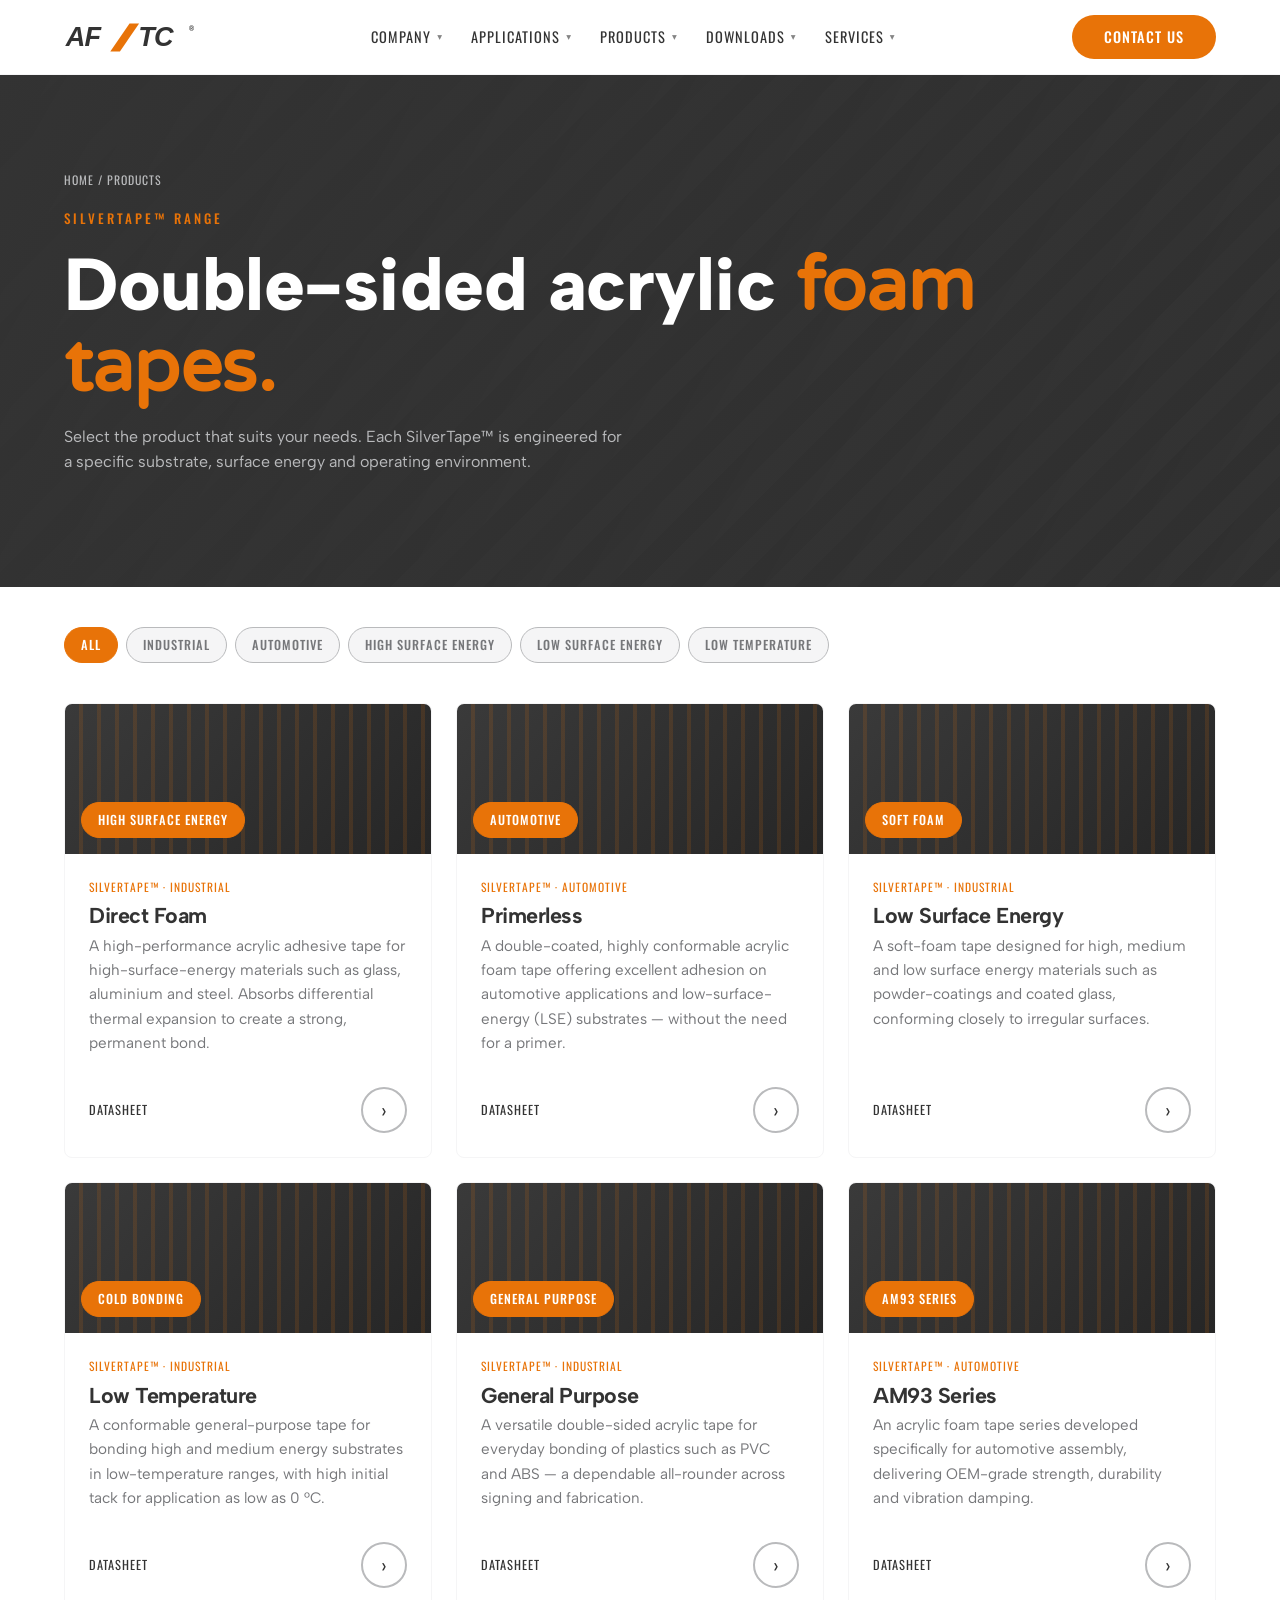
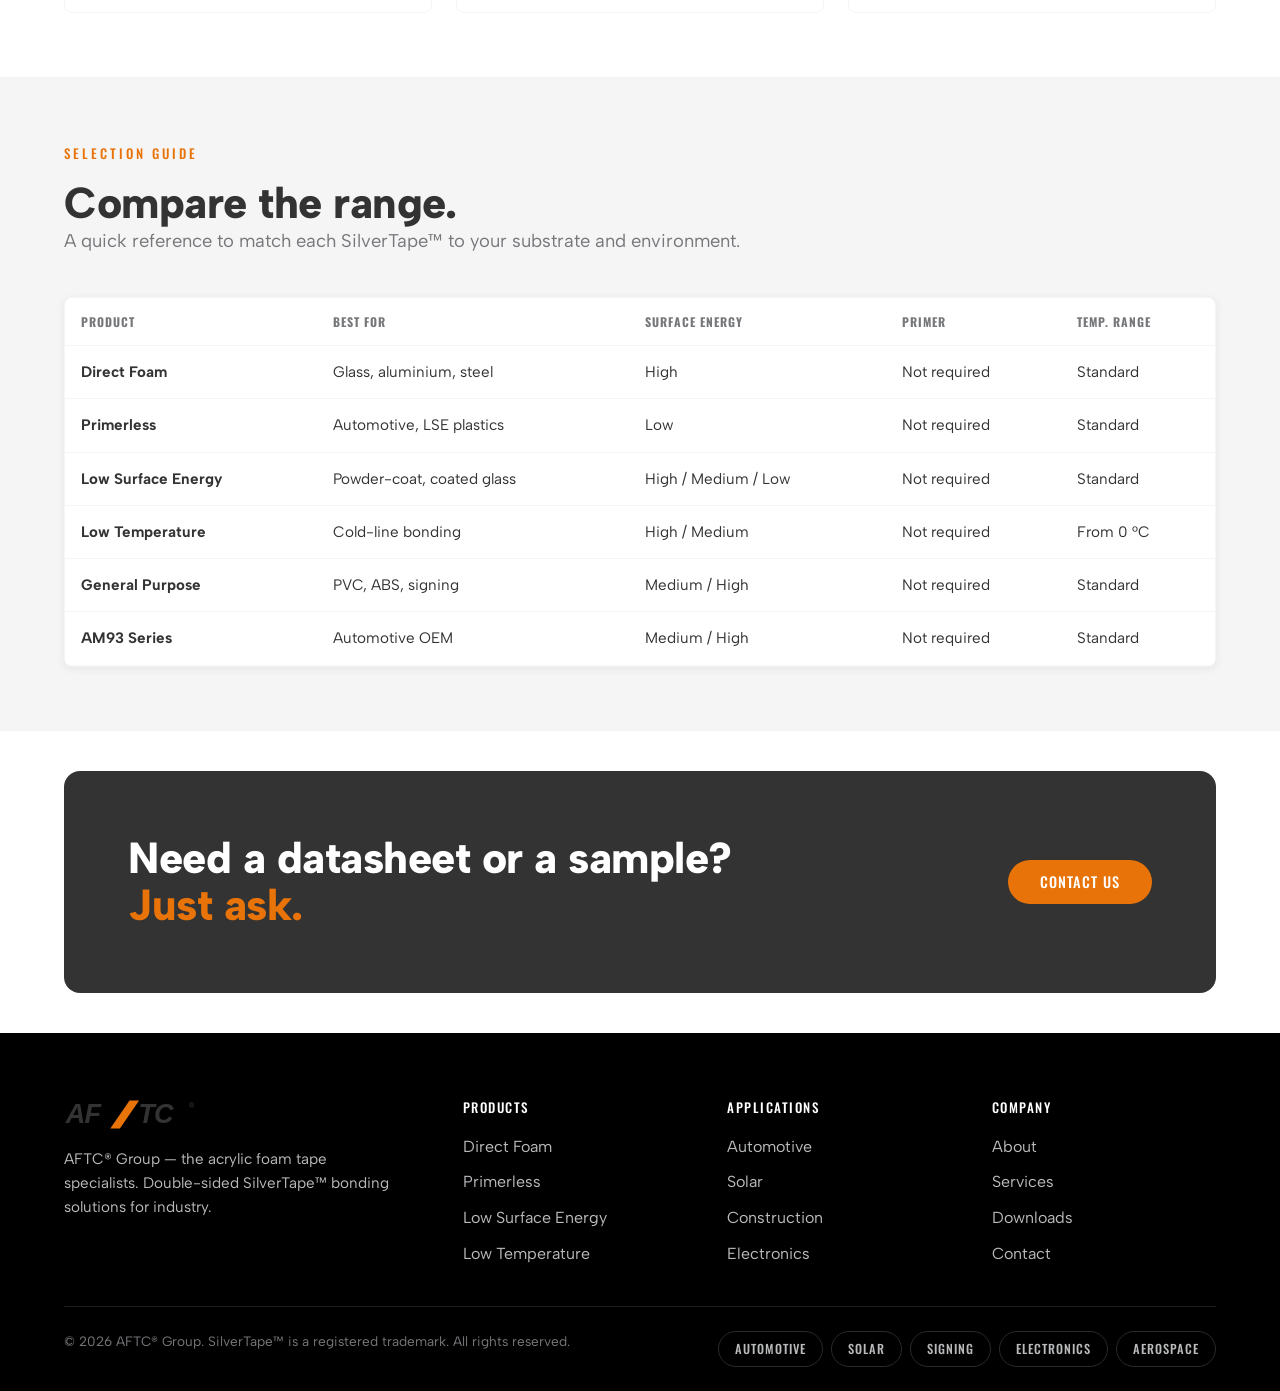
<file: products.html>
<!DOCTYPE html>
<html lang="en">
<head>
  <meta charset="UTF-8" />
  <meta name="viewport" content="width=device-width, initial-scale=1.0" />
  <title>Products — SilverTape™ Acrylic Foam Tapes | AFTC® Group</title>
  <meta name="description" content="The full SilverTape™ range of double-sided acrylic foam tapes from AFTC® Group: Direct Foam, Primerless, Low Surface Energy, Low Temperature, General Purpose and the automotive AM93 series." />
  <link rel="icon" href="assets/img/logo.svg" />
  <link rel="stylesheet" href="assets/css/style.css" />
</head>
<body>

  <!-- ============ HEADER ============ -->
  <header class="site-header">
    <div class="container">
      <nav class="nav" data-open="false" aria-label="Primary">
        <a class="nav__logo" href="index.html" aria-label="AFTC home"><img src="assets/img/logo.svg" alt="AFTC" /></a>
        <ul class="nav__menu">
          <li><span class="nav__link" tabindex="0">Company <span class="caret">▾</span></span>
            <div class="dropdown"><a href="index.html#about">About AFTC</a><a href="index.html#principles">Brand Principles</a><a href="index.html#quality">Quality &amp; R&amp;D</a><a href="contact.html">Careers &amp; Contact</a></div></li>
          <li><span class="nav__link" tabindex="0">Applications <span class="caret">▾</span></span>
            <div class="dropdown"><a href="applications.html#automotive">Automotive</a><a href="applications.html#solar">Solar</a><a href="applications.html#signing">Signing</a><a href="applications.html#construction">Building &amp; Construction</a><a href="applications.html">All applications</a></div></li>
          <li><span class="nav__link" tabindex="0">Products <span class="caret">▾</span></span>
            <div class="dropdown"><a href="products.html#direct-foam">SilverTape™ Direct Foam</a><a href="products.html#primerless">SilverTape™ Primerless</a><a href="products.html#lse">SilverTape™ Low Surface Energy</a><a href="products.html#low-temp">SilverTape™ Low Temperature</a><a href="products.html">All products</a></div></li>
          <li><span class="nav__link" tabindex="0">Downloads <span class="caret">▾</span></span>
            <div class="dropdown"><a href="index.html#downloads">Brochures</a><a href="index.html#downloads">Technical Datasheets</a><a href="index.html#downloads">Application Guides</a></div></li>
          <li><span class="nav__link" tabindex="0">Services <span class="caret">▾</span></span>
            <div class="dropdown"><a href="index.html#services">Technical Support</a><a href="index.html#services">Converting &amp; Die-Cutting</a><a href="index.html#services">Private Label</a></div></li>
        </ul>
        <div class="nav__cta">
          <a class="btn btn--primary" href="contact.html">Contact Us</a>
          <button class="nav-toggle" aria-label="Menu" aria-expanded="false"><span></span><span></span><span></span></button>
        </div>
      </nav>
    </div>
  </header>

  <!-- ============ PAGE HEAD ============ -->
  <section class="page-head">
    <div class="page-head__bg"></div>
    <div class="container">
      <div class="page-head__inner">
        <div class="breadcrumb"><a href="index.html">Home</a> / Products</div>
        <span class="eyebrow">SilverTape™ Range</span>
        <h1 class="display">Double-sided acrylic <span class="accent" style="color:var(--orange)">foam tapes.</span></h1>
        <p>Select the product that suits your needs. Each SilverTape™ is engineered for a specific substrate, surface energy and operating environment.</p>
      </div>
    </div>
  </section>

  <!-- ============ CATEGORY PILLS ============ -->
  <section class="section section--tight">
    <div class="container">
      <div class="pill-row reveal">
        <span class="pill pill--orange">All</span>
        <span class="pill">Industrial</span>
        <span class="pill">Automotive</span>
        <span class="pill">High Surface Energy</span>
        <span class="pill">Low Surface Energy</span>
        <span class="pill">Low Temperature</span>
      </div>
    </div>
  </section>

  <!-- ============ PRODUCT GRID ============ -->
  <section class="section" style="padding-top:0;">
    <div class="container grid grid--3">
      <article class="product reveal" id="direct-foam">
        <div class="product__media"><span class="pill pill--orange">High Surface Energy</span></div>
        <div class="product__body">
          <div class="sub">SilverTape™ · Industrial</div>
          <h3>Direct Foam</h3>
          <p>A high-performance acrylic adhesive tape for high-surface-energy materials such as glass, aluminium and steel. Absorbs differential thermal expansion to create a strong, permanent bond.</p>
          <div class="product__foot"><span class="link">Datasheet</span><span class="icon-btn icon-btn--ghost">›</span></div>
        </div>
      </article>

      <article class="product reveal" id="primerless">
        <div class="product__media"><span class="pill pill--orange">Automotive</span></div>
        <div class="product__body">
          <div class="sub">SilverTape™ · Automotive</div>
          <h3>Primerless</h3>
          <p>A double-coated, highly conformable acrylic foam tape offering excellent adhesion on automotive applications and low-surface-energy (LSE) substrates — without the need for a primer.</p>
          <div class="product__foot"><span class="link">Datasheet</span><span class="icon-btn icon-btn--ghost">›</span></div>
        </div>
      </article>

      <article class="product reveal" id="lse">
        <div class="product__media"><span class="pill pill--orange">Soft Foam</span></div>
        <div class="product__body">
          <div class="sub">SilverTape™ · Industrial</div>
          <h3>Low Surface Energy</h3>
          <p>A soft-foam tape designed for high, medium and low surface energy materials such as powder-coatings and coated glass, conforming closely to irregular surfaces.</p>
          <div class="product__foot"><span class="link">Datasheet</span><span class="icon-btn icon-btn--ghost">›</span></div>
        </div>
      </article>

      <article class="product reveal" id="low-temp">
        <div class="product__media"><span class="pill pill--orange">Cold Bonding</span></div>
        <div class="product__body">
          <div class="sub">SilverTape™ · Industrial</div>
          <h3>Low Temperature</h3>
          <p>A conformable general-purpose tape for bonding high and medium energy substrates in low-temperature ranges, with high initial tack for application as low as 0&nbsp;°C.</p>
          <div class="product__foot"><span class="link">Datasheet</span><span class="icon-btn icon-btn--ghost">›</span></div>
        </div>
      </article>

      <article class="product reveal" id="general-purpose">
        <div class="product__media"><span class="pill pill--orange">General Purpose</span></div>
        <div class="product__body">
          <div class="sub">SilverTape™ · Industrial</div>
          <h3>General Purpose</h3>
          <p>A versatile double-sided acrylic tape for everyday bonding of plastics such as PVC and ABS — a dependable all-rounder across signing and fabrication.</p>
          <div class="product__foot"><span class="link">Datasheet</span><span class="icon-btn icon-btn--ghost">›</span></div>
        </div>
      </article>

      <article class="product reveal" id="am93">
        <div class="product__media"><span class="pill pill--orange">AM93 Series</span></div>
        <div class="product__body">
          <div class="sub">SilverTape™ · Automotive</div>
          <h3>AM93 Series</h3>
          <p>An acrylic foam tape series developed specifically for automotive assembly, delivering OEM-grade strength, durability and vibration damping.</p>
          <div class="product__foot"><span class="link">Datasheet</span><span class="icon-btn icon-btn--ghost">›</span></div>
        </div>
      </article>
    </div>
  </section>

  <!-- ============ SPEC TABLE ============ -->
  <section class="section section--off">
    <div class="container">
      <div class="reveal" style="margin-bottom:var(--s-4);">
        <span class="eyebrow">Selection Guide</span>
        <h2>Compare the range.</h2>
        <p class="lead">A quick reference to match each SilverTape™ to your substrate and environment.</p>
      </div>
      <div class="card reveal" style="padding:0; overflow-x:auto;">
        <table class="spec-table">
          <thead>
            <tr><th>Product</th><th>Best for</th><th>Surface Energy</th><th>Primer</th><th>Temp. Range</th></tr>
          </thead>
          <tbody>
            <tr><td><b>Direct Foam</b></td><td>Glass, aluminium, steel</td><td>High</td><td>Not required</td><td>Standard</td></tr>
            <tr><td><b>Primerless</b></td><td>Automotive, LSE plastics</td><td>Low</td><td>Not required</td><td>Standard</td></tr>
            <tr><td><b>Low Surface Energy</b></td><td>Powder-coat, coated glass</td><td>High / Medium / Low</td><td>Not required</td><td>Standard</td></tr>
            <tr><td><b>Low Temperature</b></td><td>Cold-line bonding</td><td>High / Medium</td><td>Not required</td><td>From 0&nbsp;°C</td></tr>
            <tr><td><b>General Purpose</b></td><td>PVC, ABS, signing</td><td>Medium / High</td><td>Not required</td><td>Standard</td></tr>
            <tr><td><b>AM93 Series</b></td><td>Automotive OEM</td><td>Medium / High</td><td>Not required</td><td>Standard</td></tr>
          </tbody>
        </table>
      </div>
    </div>
  </section>

  <!-- ============ CTA ============ -->
  <section class="section section--tight">
    <div class="container">
      <div class="cta reveal">
        <h2>Need a datasheet or a sample? <span class="accent-orange">Just ask.</span></h2>
        <a class="btn btn--primary" href="contact.html">Contact Us</a>
      </div>
    </div>
  </section>

  <!-- ============ FOOTER ============ -->
  <footer class="footer">
    <div class="container">
      <div class="footer__grid">
        <div class="footer__brand">
          <img src="assets/img/logo.svg" alt="AFTC" style="--logo-fill:#fff" />
          <p>AFTC® Group — the acrylic foam tape specialists. Double-sided SilverTape™ bonding solutions for industry.</p>
        </div>
        <div><h5>Products</h5><ul><li><a href="products.html#direct-foam">Direct Foam</a></li><li><a href="products.html#primerless">Primerless</a></li><li><a href="products.html#lse">Low Surface Energy</a></li><li><a href="products.html#low-temp">Low Temperature</a></li></ul></div>
        <div><h5>Applications</h5><ul><li><a href="applications.html#automotive">Automotive</a></li><li><a href="applications.html#solar">Solar</a></li><li><a href="applications.html#construction">Construction</a></li><li><a href="applications.html#electronics">Electronics</a></li></ul></div>
        <div><h5>Company</h5><ul><li><a href="index.html#about">About</a></li><li><a href="index.html#services">Services</a></li><li><a href="index.html#downloads">Downloads</a></li><li><a href="contact.html">Contact</a></li></ul></div>
      </div>
      <div class="footer__bottom">
        <span>© 2026 AFTC® Group. SilverTape™ is a registered trademark. All rights reserved.</span>
        <div class="pill-row"><span class="pill">Automotive</span><span class="pill">Solar</span><span class="pill">Signing</span><span class="pill">Electronics</span><span class="pill">Aerospace</span></div>
      </div>
    </div>
  </footer>

  <script src="assets/js/main.js"></script>
</body>
</html>
</file>
<file: assets/css/style.css>
/* ============================================================
   AFTC® Group — Brand & Design System
   Implements the AFTC Brand & Design System v1.0
   Fonts: Albert Sans (headings/body), Oswald (labels/UI),
          Varela Round (rounded accent)
   ============================================================ */

@import url('https://fonts.googleapis.com/css2?family=Albert+Sans:ital,wght@0,400;0,500;0,600;0,700;0,800;1,700;1,800&family=Oswald:wght@300;400;500&family=Varela+Round&display=swap');

/* -------- Design tokens -------- */
:root {
  /* Colour palette */
  --orange:      #E87308;
  --orange-dark: #C55F04;
  --steel:       #76777A;
  --charcoal:    #333333;
  --black:       #000000;
  --light-grey:  #B9BABC;
  --off-white:   #F5F5F6;
  --white:       #FFFFFF;
  --pale-blue:   #DBEEF3;

  /* Typography */
  --font-head: 'Albert Sans', system-ui, sans-serif;
  --font-body: 'Albert Sans', system-ui, sans-serif;
  --font-label:'Oswald', system-ui, sans-serif;
  --font-accent:'Varela Round', system-ui, sans-serif;

  /* Spacing scale (8px base) */
  --s-1: 8px;
  --s-2: 16px;
  --s-3: 24px;
  --s-4: 40px;
  --s-5: 64px;

  /* Radius */
  --r-card: 8px;
  --r-pill: 999px;

  --maxw: 1200px;
  --shadow-sm: 0 2px 8px rgba(51,51,51,.08);
  --shadow-md: 0 12px 32px rgba(51,51,51,.12);
}

/* -------- Reset -------- */
*, *::before, *::after { box-sizing: border-box; }
html { scroll-behavior: smooth; }
body {
  margin: 0;
  font-family: var(--font-body);
  color: var(--charcoal);
  background: var(--white);
  line-height: 1.6;
  -webkit-font-smoothing: antialiased;
}
img, svg { display: block; max-width: 100%; }
a { color: inherit; text-decoration: none; }

/* -------- Typography scale -------- */
h1, h2, h3, h4 { font-family: var(--font-head); font-weight: 800; line-height: 1.08; margin: 0; letter-spacing: -.5px; }
.display { font-size: clamp(2.6rem, 6vw, 4.6rem); font-weight: 800; }
h2 { font-size: clamp(1.8rem, 3.4vw, 2.8rem); }
h3 { font-size: 1.35rem; font-weight: 700; }
p  { margin: 0 0 var(--s-2); }

.eyebrow {
  font-family: var(--font-label);
  text-transform: uppercase;
  letter-spacing: 3px;
  font-weight: 500;
  font-size: .82rem;
  color: var(--orange);
  margin: 0 0 var(--s-2);
  display: inline-block;
}
.eyebrow.on-dark { color: var(--orange); }
.accent { font-family: var(--font-accent); }
.lead { font-size: 1.15rem; color: var(--steel); max-width: 60ch; }

/* -------- Layout -------- */
.container { width: 100%; max-width: var(--maxw); margin: 0 auto; padding: 0 var(--s-3); }
.section { padding: var(--s-5) 0; }
.section--tight { padding: var(--s-4) 0; }
.section--off { background: var(--off-white); }
.section--charcoal { background: var(--charcoal); color: var(--white); }
.section--charcoal .lead { color: var(--light-grey); }
.section--pale { background: var(--pale-blue); }
.center { text-align: center; }
.center .lead { margin-left: auto; margin-right: auto; }

/* -------- Buttons (pill geometry, uppercase) -------- */
.btn {
  display: inline-flex;
  align-items: center;
  gap: 10px;
  font-family: var(--font-label);
  font-weight: 500;
  text-transform: uppercase;
  letter-spacing: 1px;
  font-size: .9rem;
  padding: 13px 30px;
  border-radius: var(--r-pill);
  border: 2px solid transparent;
  cursor: pointer;
  transition: transform .15s ease, background .2s ease, color .2s ease, border-color .2s ease;
  line-height: 1;
}
.btn:hover { transform: translateY(-2px); }
.btn--primary { background: var(--orange); color: var(--white); }
.btn--primary:hover { background: var(--orange-dark); }
.btn--ghost { background: transparent; color: var(--charcoal); border-color: var(--light-grey); }
.btn--ghost:hover { border-color: var(--orange); color: var(--orange); }
.btn--on-dark { background: transparent; color: var(--white); border-color: rgba(255,255,255,.4); }
.btn--on-dark:hover { border-color: var(--orange); color: var(--orange); }

/* Circular icon button */
.icon-btn {
  width: 46px; height: 46px;
  border-radius: 50%;
  display: inline-flex; align-items: center; justify-content: center;
  background: var(--orange); color: var(--white);
  border: none; cursor: pointer; font-size: 1.3rem; line-height: 1;
  transition: transform .15s ease, background .2s ease;
}
.icon-btn:hover { transform: translateY(-2px); background: var(--orange-dark); }
.icon-btn--ghost { background: transparent; border: 2px solid var(--light-grey); color: var(--charcoal); }
.icon-btn--ghost:hover { border-color: var(--orange); color: var(--orange); }

/* -------- Category / tag pills -------- */
.pill {
  display: inline-block;
  font-family: var(--font-label);
  text-transform: uppercase;
  letter-spacing: 1px;
  font-weight: 500;
  font-size: .78rem;
  padding: 7px 16px;
  border-radius: var(--r-pill);
  background: var(--off-white);
  color: var(--steel);
  border: 1px solid var(--light-grey);
}
.pill--orange { background: var(--orange); color: var(--white); border-color: var(--orange); }
.pill-row { display: flex; flex-wrap: wrap; gap: var(--s-1); }

/* ============================================================
   HEADER / NAV
   ============================================================ */
.site-header {
  position: sticky; top: 0; z-index: 50;
  background: rgba(255,255,255,.92);
  backdrop-filter: blur(10px);
  border-bottom: 1px solid var(--off-white);
}
.nav {
  display: flex; align-items: center; justify-content: space-between;
  height: 74px; gap: var(--s-3);
}
.nav__logo img { height: 34px; }
.nav__menu { display: flex; align-items: center; gap: var(--s-3); list-style: none; margin: 0; padding: 0; }
.nav__menu > li { position: relative; }
.nav__link {
  font-family: var(--font-label);
  text-transform: uppercase;
  letter-spacing: 1px;
  font-weight: 400;
  font-size: .9rem;
  color: var(--charcoal);
  padding: 26px 2px;
  display: inline-flex; align-items: center; gap: 6px;
  cursor: pointer;
}
.nav__link:hover { color: var(--orange); }
.nav__link .caret { font-size: .6rem; opacity: .6; }

/* dropdown */
.dropdown {
  position: absolute; top: 100%; left: 50%; transform: translateX(-50%) translateY(8px);
  min-width: 240px;
  background: var(--white);
  border: 1px solid var(--off-white);
  border-radius: var(--r-card);
  box-shadow: var(--shadow-md);
  padding: var(--s-1);
  opacity: 0; visibility: hidden; transition: all .18s ease;
}
.nav__menu > li:hover .dropdown,
.nav__menu > li:focus-within .dropdown { opacity: 1; visibility: visible; transform: translateX(-50%) translateY(0); }
.dropdown a {
  display: block; padding: 10px 14px; border-radius: 6px;
  font-size: .95rem; color: var(--charcoal);
}
.dropdown a:hover { background: var(--off-white); color: var(--orange); }
.nav__cta { display: flex; align-items: center; gap: var(--s-2); }

.nav-toggle { display: none; background: none; border: none; cursor: pointer; padding: 8px; }
.nav-toggle span { display: block; width: 24px; height: 2px; background: var(--charcoal); margin: 5px 0; transition: .2s; }

/* ============================================================
   HERO — industrial photo + dark overlay
   ============================================================ */
.hero {
  position: relative;
  color: var(--white);
  overflow: hidden;
  background: var(--charcoal);
}
.hero__bg {
  position: absolute; inset: 0;
  background:
    linear-gradient(115deg, rgba(51,51,51,.94) 0%, rgba(51,51,51,.72) 45%, rgba(51,51,51,.35) 100%),
    repeating-linear-gradient(135deg, #2b2b2b 0 22px, #313131 22px 44px);
}
.hero__bg::after {
  content: ""; position: absolute; right: -6%; bottom: -12%;
  width: 560px; height: 560px; border-radius: 50%;
  background: radial-gradient(circle at 40% 40%, rgba(232,115,8,.55), rgba(232,115,8,0) 62%);
  filter: blur(6px);
}
.hero__inner { position: relative; z-index: 1; padding: clamp(70px, 12vw, 140px) 0; max-width: 720px; }
.hero .display { color: var(--white); }
.hero .display .accent-orange { color: var(--orange); }
.hero__sub { font-size: 1.2rem; color: var(--light-grey); margin: var(--s-3) 0 var(--s-4); max-width: 54ch; }
.hero__actions { display: flex; flex-wrap: wrap; gap: var(--s-2); align-items: center; }
.hero__stats { display: flex; gap: var(--s-5); margin-top: var(--s-5); flex-wrap: wrap; }
.hero__stat .num { font-size: 2.4rem; font-weight: 800; color: var(--orange); font-family: var(--font-head); }
.hero__stat .lbl { font-family: var(--font-label); text-transform: uppercase; letter-spacing: 1px; font-size: .78rem; color: var(--light-grey); }

/* ============================================================
   BRAND PRINCIPLES / FEATURE CARDS
   ============================================================ */
.grid { display: grid; gap: var(--s-3); }
.grid--3 { grid-template-columns: repeat(3, 1fr); }
.grid--4 { grid-template-columns: repeat(4, 1fr); }
.grid--2 { grid-template-columns: repeat(2, 1fr); }

.card {
  background: var(--white);
  border: 1px solid var(--off-white);
  border-radius: var(--r-card);
  padding: var(--s-4);
  box-shadow: var(--shadow-sm);
  transition: transform .2s ease, box-shadow .2s ease;
}
.card:hover { transform: translateY(-4px); box-shadow: var(--shadow-md); }
.card__num {
  font-family: var(--font-head); font-weight: 800; font-size: 1rem;
  color: var(--white); background: var(--orange);
  width: 40px; height: 40px; border-radius: 50%;
  display: flex; align-items: center; justify-content: center; margin-bottom: var(--s-2);
}
.card h3 { margin-bottom: var(--s-1); }
.card p { color: var(--steel); margin: 0; }
.card .icon { color: var(--orange); margin-bottom: var(--s-2); }

/* ============================================================
   APPLICATIONS / SECTORS GRID (line icons)
   ============================================================ */
.sector {
  display: flex; flex-direction: column; align-items: flex-start; gap: var(--s-2);
  padding: var(--s-3);
  border: 1px solid var(--off-white);
  border-radius: var(--r-card);
  background: var(--white);
  transition: .2s ease;
}
.sector:hover { border-color: var(--orange); transform: translateY(-3px); box-shadow: var(--shadow-sm); }
.sector .icon { color: var(--charcoal); }
.sector:hover .icon { color: var(--orange); }
.sector h4 { font-size: 1.05rem; font-weight: 700; }
.sector p { font-size: .92rem; color: var(--steel); margin: 0; }

/* ============================================================
   SOLID ORANGE FEATURE PANEL
   ============================================================ */
.feature-panel {
  background: var(--orange);
  color: var(--white);
  border-radius: 16px;
  padding: clamp(40px, 6vw, 72px);
  display: grid; grid-template-columns: 1.3fr 1fr; gap: var(--s-4); align-items: center;
}
.feature-panel h2 { color: var(--white); }
.feature-panel .eyebrow { color: rgba(255,255,255,.85); }
.feature-panel p { color: rgba(255,255,255,.92); }
.feature-panel .btn--primary { background: var(--white); color: var(--orange); }
.feature-panel .btn--primary:hover { background: var(--charcoal); color: var(--white); }
.feature-panel__stats { display: grid; grid-template-columns: 1fr 1fr; gap: var(--s-3); }
.feature-panel__stats .num { font-size: 2.2rem; font-weight: 800; }
.feature-panel__stats .lbl { font-family: var(--font-label); text-transform: uppercase; letter-spacing: 1px; font-size: .75rem; opacity: .9; }

/* ============================================================
   PRODUCTS
   ============================================================ */
.product {
  border: 1px solid var(--off-white); border-radius: var(--r-card);
  overflow: hidden; background: var(--white); transition: .2s ease; display: flex; flex-direction: column;
}
.product:hover { transform: translateY(-4px); box-shadow: var(--shadow-md); }
.product__media {
  height: 150px; position: relative;
  background: linear-gradient(135deg, #3a3a3a, #262626);
  display: flex; align-items: flex-end; padding: var(--s-2);
}
.product__media::before {
  content: ""; position: absolute; inset: 0;
  background: repeating-linear-gradient(90deg, rgba(232,115,8,.0) 0 14px, rgba(232,115,8,.14) 14px 18px);
}
.product__media .pill { position: relative; }
.product__body { padding: var(--s-3); flex: 1; display: flex; flex-direction: column; }
.product__body h3 { margin-bottom: 6px; }
.product__body .sub { font-family: var(--font-label); text-transform: uppercase; letter-spacing: 1px; font-size: .72rem; color: var(--orange); margin-bottom: var(--s-1); }
.product__body p { color: var(--steel); font-size: .95rem; }
.product__foot { margin-top: auto; padding-top: var(--s-2); display: flex; align-items: center; justify-content: space-between; }
.product__foot .link { font-family: var(--font-label); text-transform: uppercase; font-size: .78rem; letter-spacing: 1px; color: var(--charcoal); }
.product:hover .product__foot .link { color: var(--orange); }

/* spec table */
.spec-table { width: 100%; border-collapse: collapse; font-size: .95rem; }
.spec-table th, .spec-table td { text-align: left; padding: 14px 16px; border-bottom: 1px solid var(--off-white); }
.spec-table th { font-family: var(--font-label); text-transform: uppercase; letter-spacing: 1px; font-size: .75rem; color: var(--steel); }
.spec-table tbody tr:hover { background: var(--off-white); }

/* ============================================================
   CTA STRIP
   ============================================================ */
.cta {
  background: var(--charcoal); color: var(--white);
  border-radius: 16px; padding: clamp(40px, 6vw, 64px);
  display: flex; align-items: center; justify-content: space-between; gap: var(--s-4); flex-wrap: wrap;
}
.cta h2 { color: var(--white); max-width: 22ch; }
.cta .accent-orange { color: var(--orange); }

/* ============================================================
   FORM
   ============================================================ */
.form { display: grid; gap: var(--s-2); }
.form .row { display: grid; grid-template-columns: 1fr 1fr; gap: var(--s-2); }
.field label { font-family: var(--font-label); text-transform: uppercase; letter-spacing: 1px; font-size: .74rem; color: var(--steel); display: block; margin-bottom: 6px; }
.field input, .field select, .field textarea {
  width: 100%; padding: 12px 14px; border: 1px solid var(--light-grey); border-radius: var(--r-card);
  font-family: var(--font-body); font-size: 1rem; background: var(--white); color: var(--charcoal);
}
.field input:focus, .field select:focus, .field textarea:focus { outline: none; border-color: var(--orange); box-shadow: 0 0 0 3px rgba(232,115,8,.15); }
.field textarea { min-height: 130px; resize: vertical; }

.info-list { list-style: none; padding: 0; margin: 0; display: grid; gap: var(--s-3); }
.info-list li { display: flex; gap: var(--s-2); align-items: flex-start; }
.info-list .icon { color: var(--orange); flex-shrink: 0; }
.info-list b { font-family: var(--font-label); text-transform: uppercase; letter-spacing: 1px; font-size: .78rem; color: var(--steel); display: block; }

/* ============================================================
   PAGE HEADER (interior pages)
   ============================================================ */
.page-head {
  background: var(--charcoal); color: var(--white);
  position: relative; overflow: hidden;
}
.page-head__bg {
  position: absolute; inset: 0;
  background:
    linear-gradient(120deg, rgba(51,51,51,.96), rgba(51,51,51,.55)),
    repeating-linear-gradient(135deg, #2b2b2b 0 22px, #313131 22px 44px);
}
.page-head__inner { position: relative; z-index: 1; padding: clamp(56px, 9vw, 96px) 0; }
.page-head h1 { color: var(--white); max-width: 20ch; }
.page-head p { color: var(--light-grey); max-width: 56ch; margin-top: var(--s-2); }
.breadcrumb { font-family: var(--font-label); text-transform: uppercase; letter-spacing: 1px; font-size: .74rem; color: var(--light-grey); margin-bottom: var(--s-2); }
.breadcrumb a:hover { color: var(--orange); }

/* ============================================================
   FOOTER
   ============================================================ */
.footer { background: var(--black); color: var(--light-grey); padding: var(--s-5) 0 var(--s-3); }
.footer__grid { display: grid; grid-template-columns: 1.6fr 1fr 1fr 1fr; gap: var(--s-4); }
.footer h5 { font-family: var(--font-label); text-transform: uppercase; letter-spacing: 1.5px; font-size: .82rem; color: var(--white); margin: 0 0 var(--s-2); font-weight: 500; }
.footer ul { list-style: none; padding: 0; margin: 0; display: grid; gap: 10px; }
.footer a:hover { color: var(--orange); }
.footer__brand img { height: 34px; margin-bottom: var(--s-2); }
.footer__brand p { max-width: 34ch; font-size: .95rem; }
.footer__bottom {
  border-top: 1px solid #1c1c1c; margin-top: var(--s-4); padding-top: var(--s-3);
  display: flex; justify-content: space-between; flex-wrap: wrap; gap: var(--s-2);
  font-size: .85rem; color: var(--steel);
}
.footer__bottom .pill-row .pill { background: transparent; color: var(--light-grey); border-color: #2a2a2a; }

/* ============================================================
   REVEAL ANIMATION
   ============================================================ */
.reveal { opacity: 0; transform: translateY(24px); transition: opacity .6s ease, transform .6s ease; }
.reveal.in { opacity: 1; transform: none; }

/* ============================================================
   RESPONSIVE
   ============================================================ */
@media (max-width: 960px) {
  .grid--4 { grid-template-columns: repeat(2, 1fr); }
  .grid--3 { grid-template-columns: repeat(2, 1fr); }
  .feature-panel { grid-template-columns: 1fr; }
  .footer__grid { grid-template-columns: 1fr 1fr; }
}
@media (max-width: 720px) {
  .nav__menu, .nav__cta .btn { display: none; }
  .nav-toggle { display: block; }
  .nav[data-open="true"] .nav__menu {
    display: flex; flex-direction: column; align-items: flex-start;
    position: absolute; top: 74px; left: 0; right: 0;
    background: var(--white); padding: var(--s-2) var(--s-3);
    border-bottom: 1px solid var(--off-white); box-shadow: var(--shadow-md); gap: var(--s-1);
  }
  .nav[data-open="true"] .nav__link { padding: 12px 0; }
  .nav[data-open="true"] .dropdown { position: static; opacity: 1; visibility: visible; transform: none; box-shadow: none; border: none; padding: 0 0 var(--s-1) var(--s-2); min-width: 0; }
  .grid--3, .grid--4, .grid--2 { grid-template-columns: 1fr; }
  .form .row { grid-template-columns: 1fr; }
  .footer__grid { grid-template-columns: 1fr; }
  .hero__stats { gap: var(--s-4); }
  .cta { flex-direction: column; align-items: flex-start; }
}

@media (prefers-reduced-motion: reduce) {
  * { scroll-behavior: auto !important; }
  .reveal { opacity: 1; transform: none; transition: none; }
}
</file>
